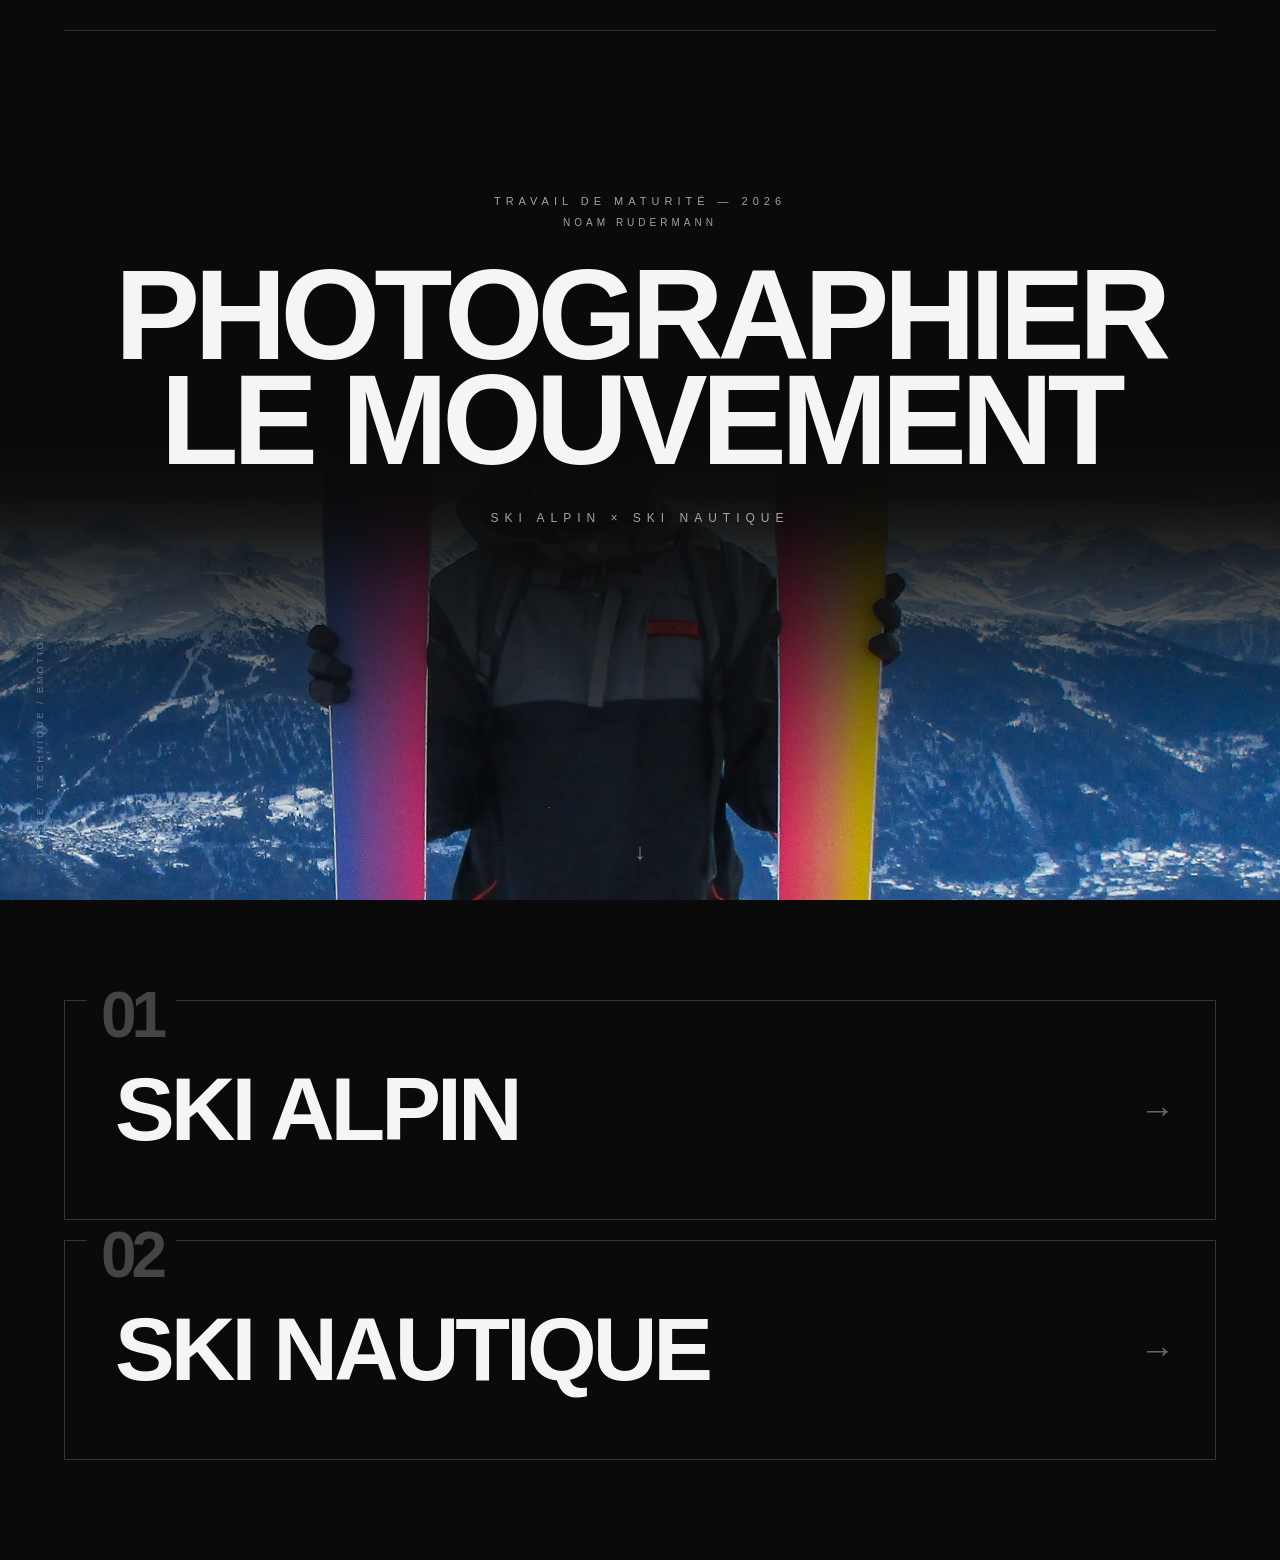
<file: index.html>
<!DOCTYPE html>
<html lang="fr">

<head>
  <meta charset="UTF-8">
  <meta name="viewport" content="width=device-width, initial-scale=1.0">

  <title>Photographier le mouvement</title>

  <link rel="stylesheet" href="style.css">
</head>

<body>

  <section class="hero">
    <div class="hero-content">
      <p class="subtitle">TRAVAIL DE MATURITÉ — 2026</p>
      <p class="name">NOAM RUDERMANN</p>

      <h1>
        PHOTOGRAPHIER<br>
        LE MOUVEMENT
      </h1>

      <p class="sports">SKI ALPIN × SKI NAUTIQUE</p>
    </div>

    <div class="hero-photo"></div>

    <div class="scroll">
      ↓
    </div>
  </section>

  <section class="sports-menu">

    <a href="ski-alpin.html" class="sport-box">
      <span class="sport-number">01</span>
      <h2>SKI ALPIN</h2>
      <span class="sport-arrow">→</span>
    </a>

    <a href="ski-nautique.html" class="sport-box">
      <span class="sport-number">02</span>
      <h2>SKI NAUTIQUE</h2>
      <span class="sport-arrow">→</span>
    </a>

  </section>

  <script src="script.js"></script>

</body>

</html>
</file>
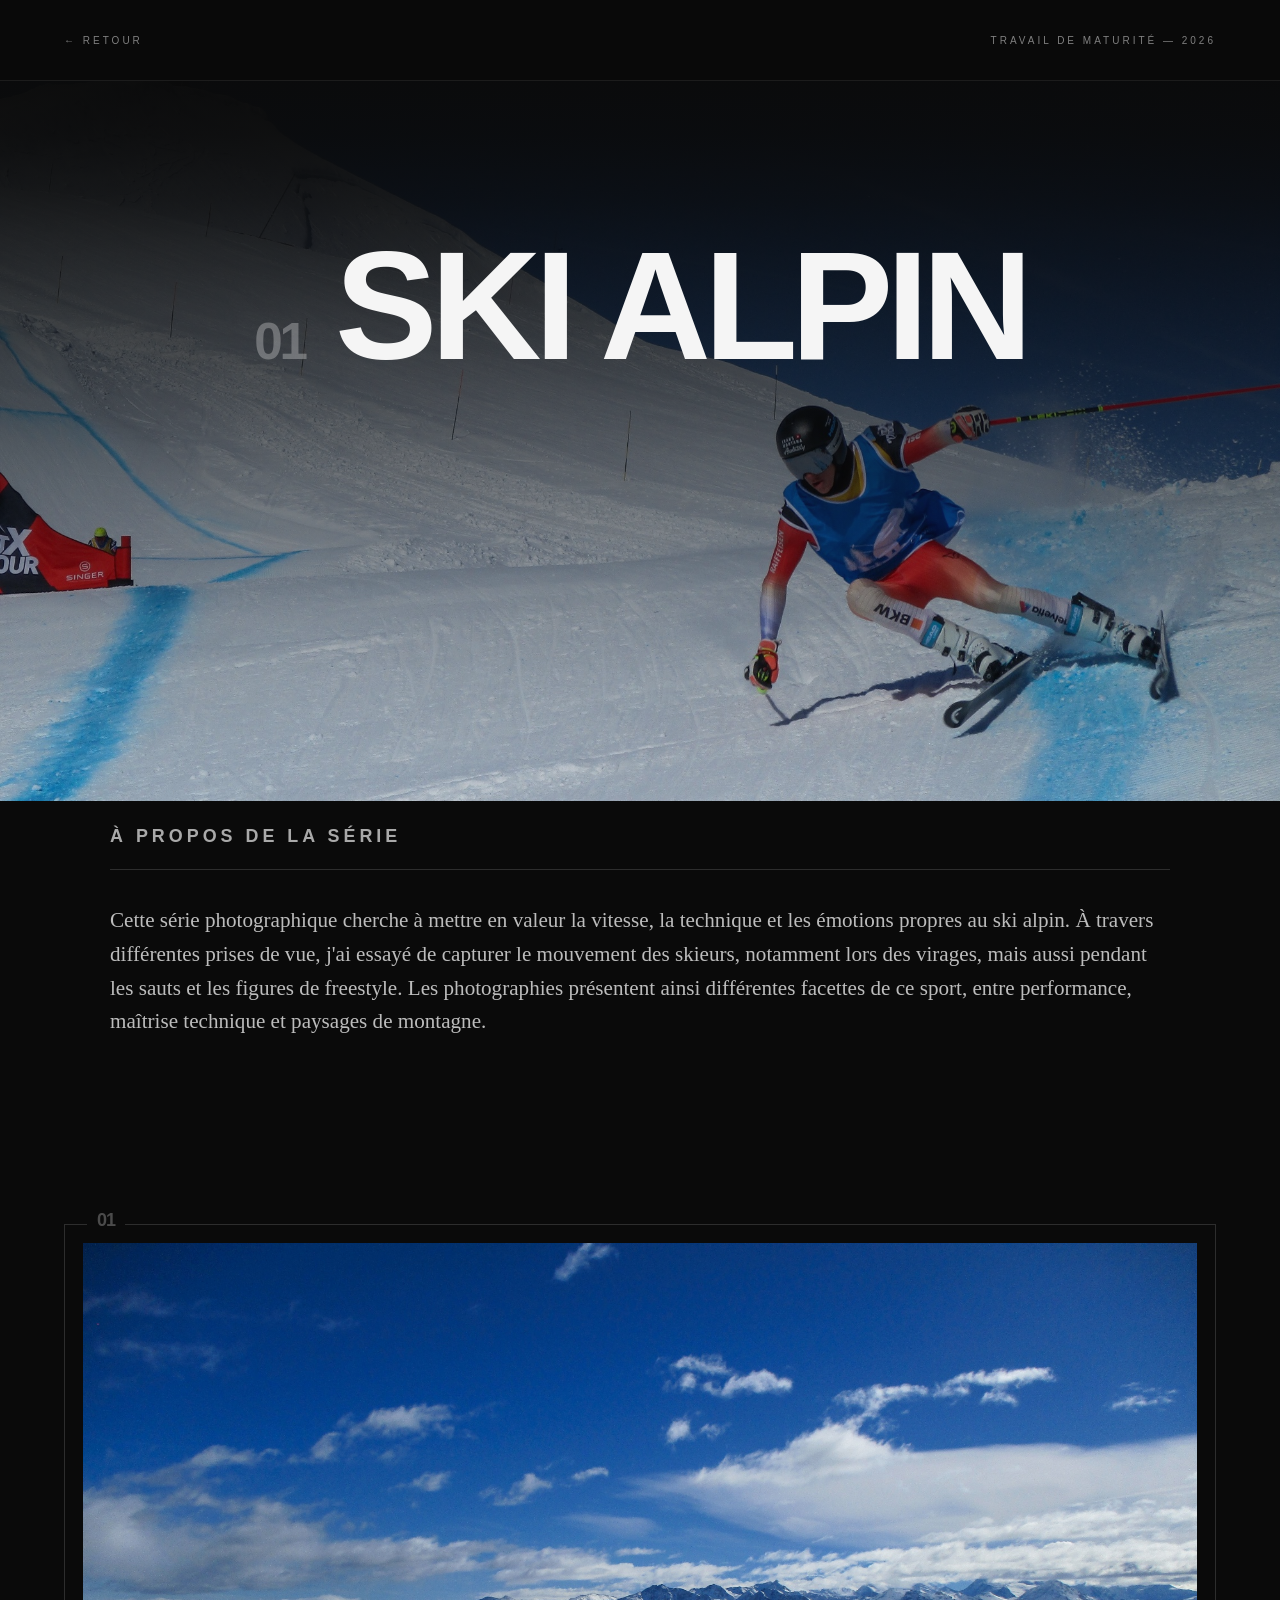
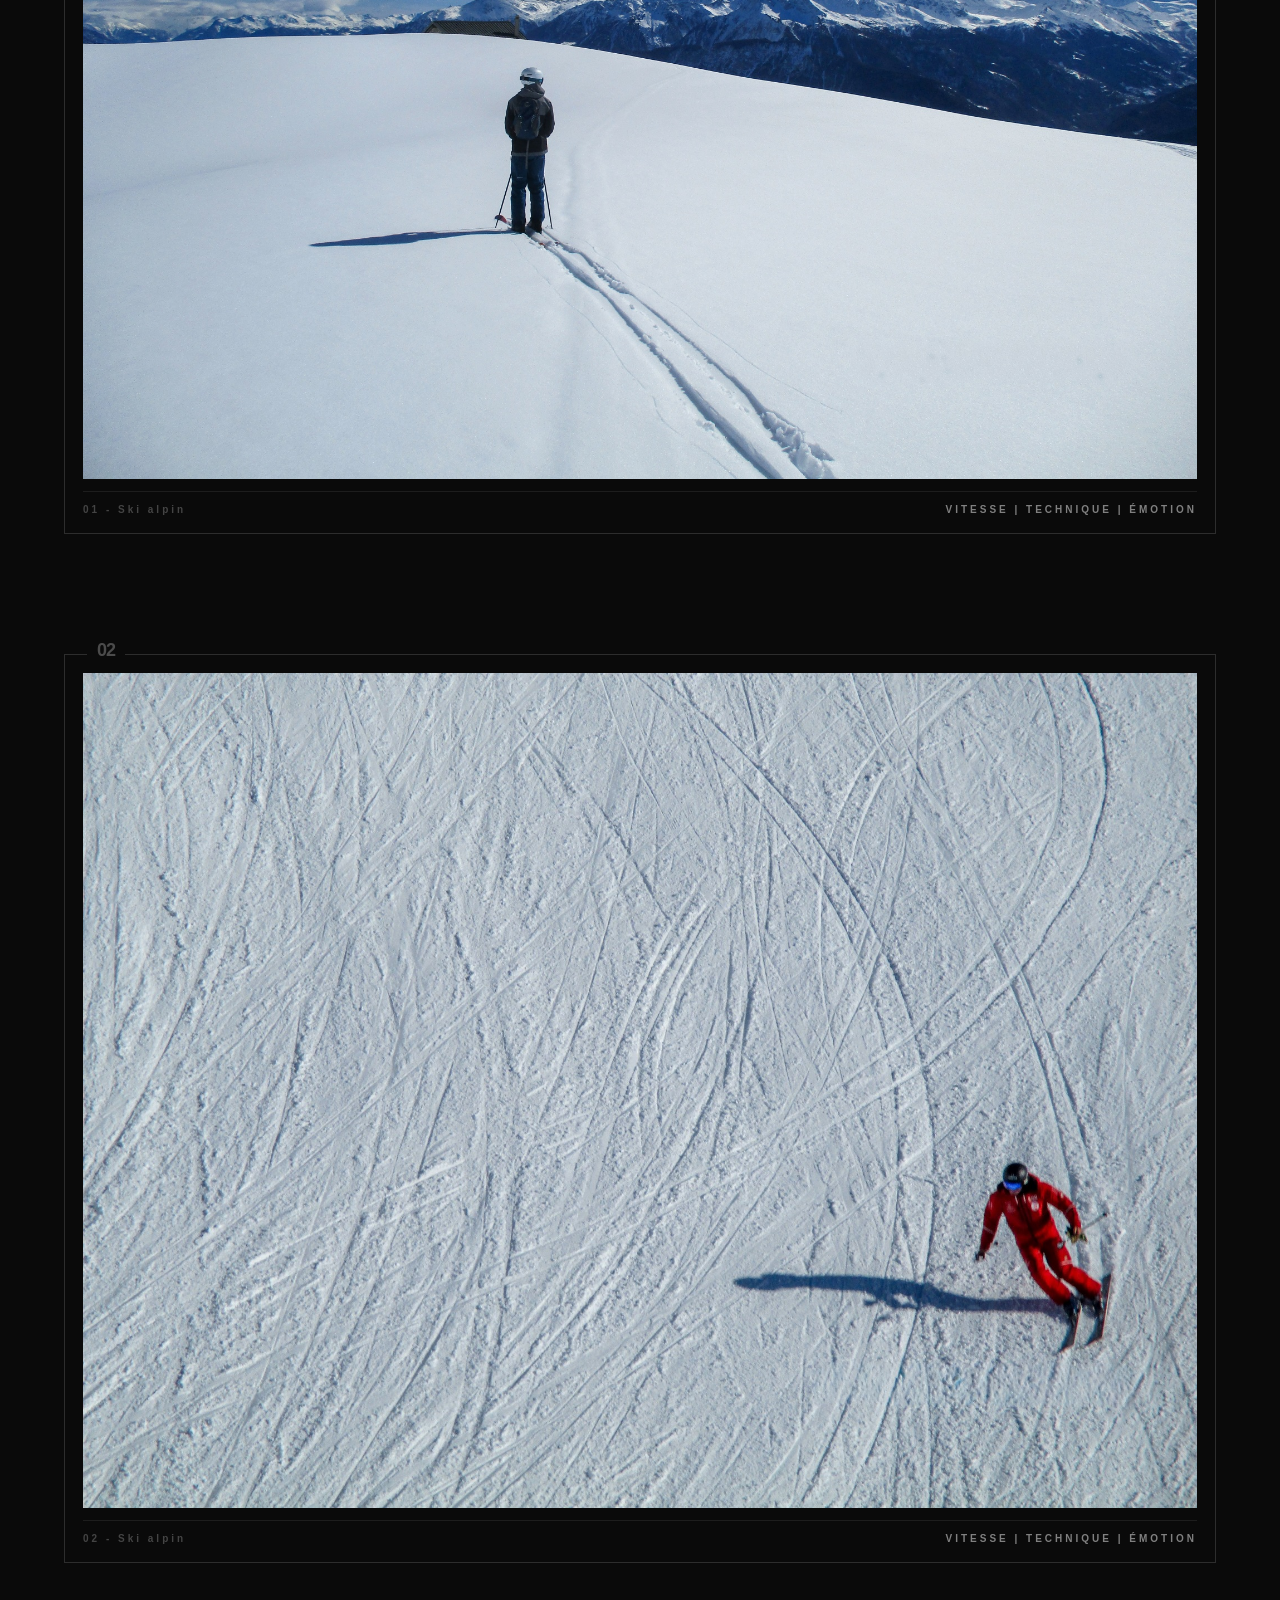
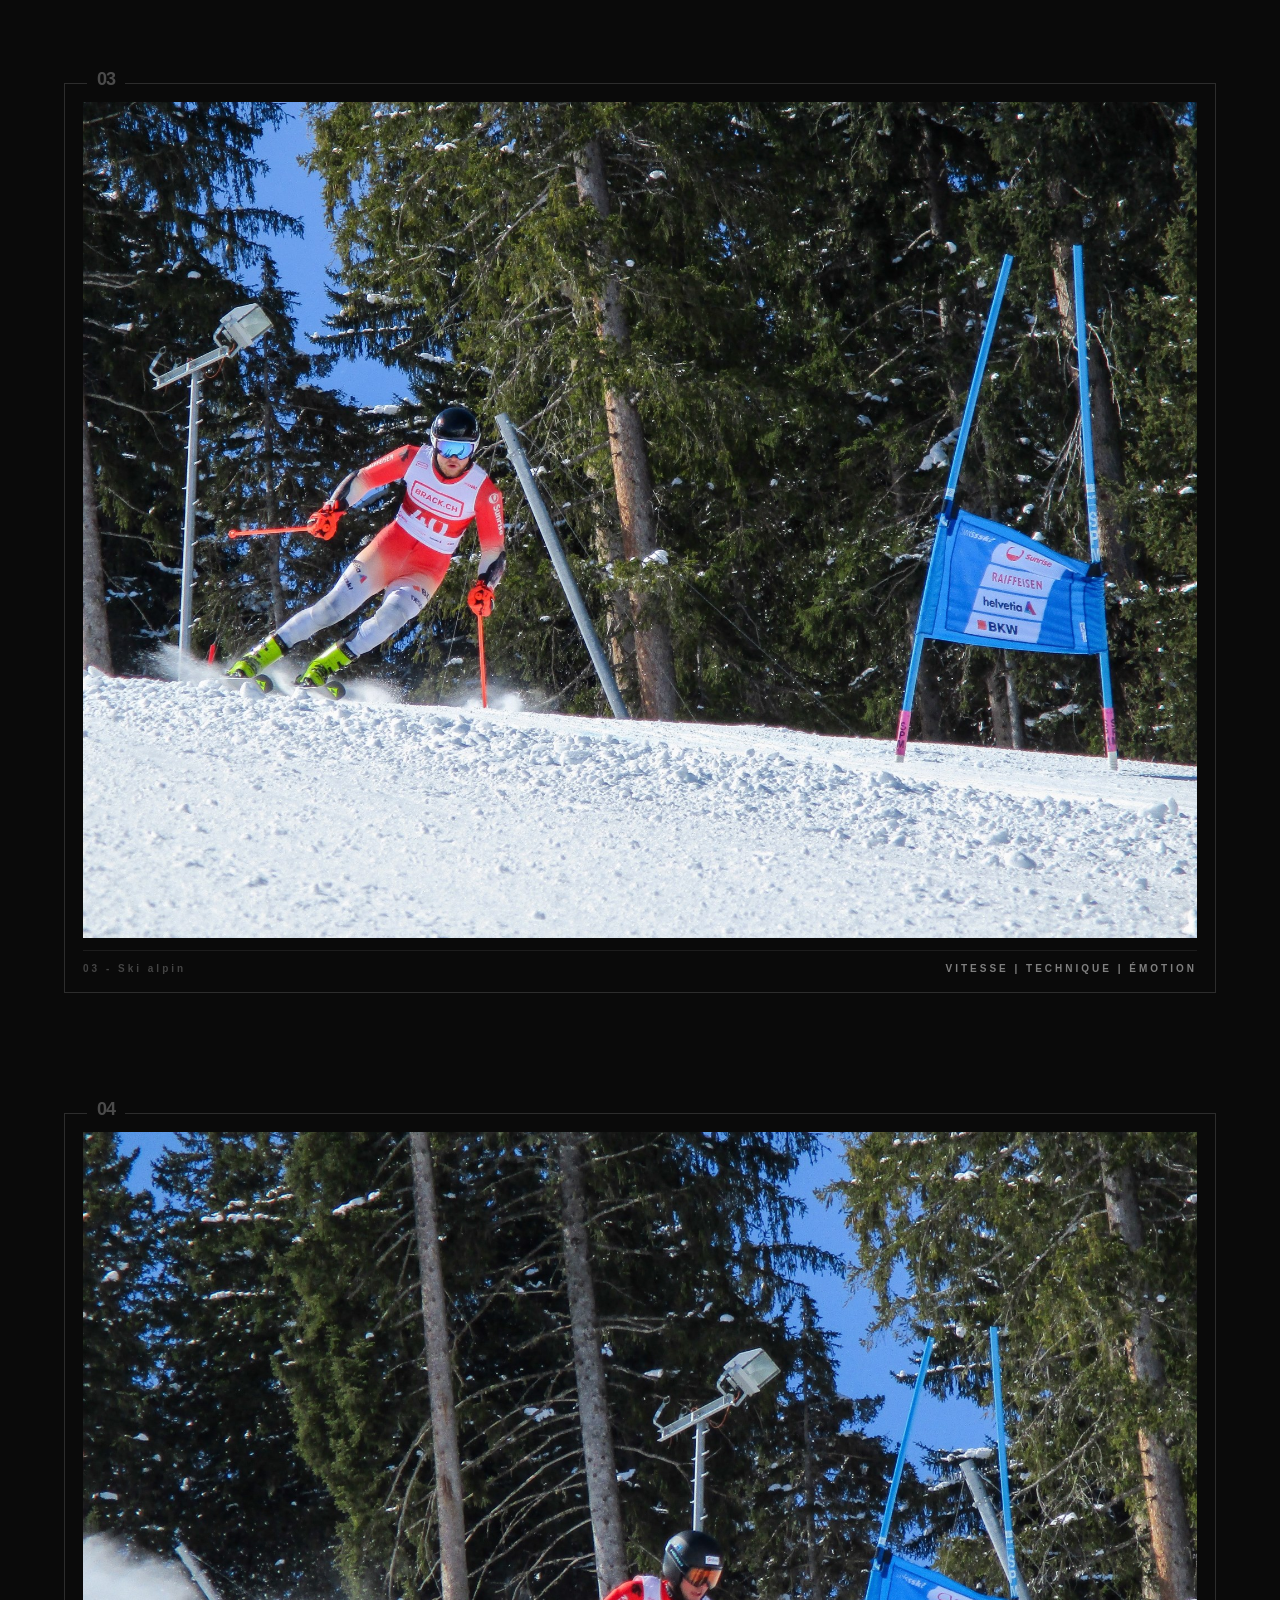
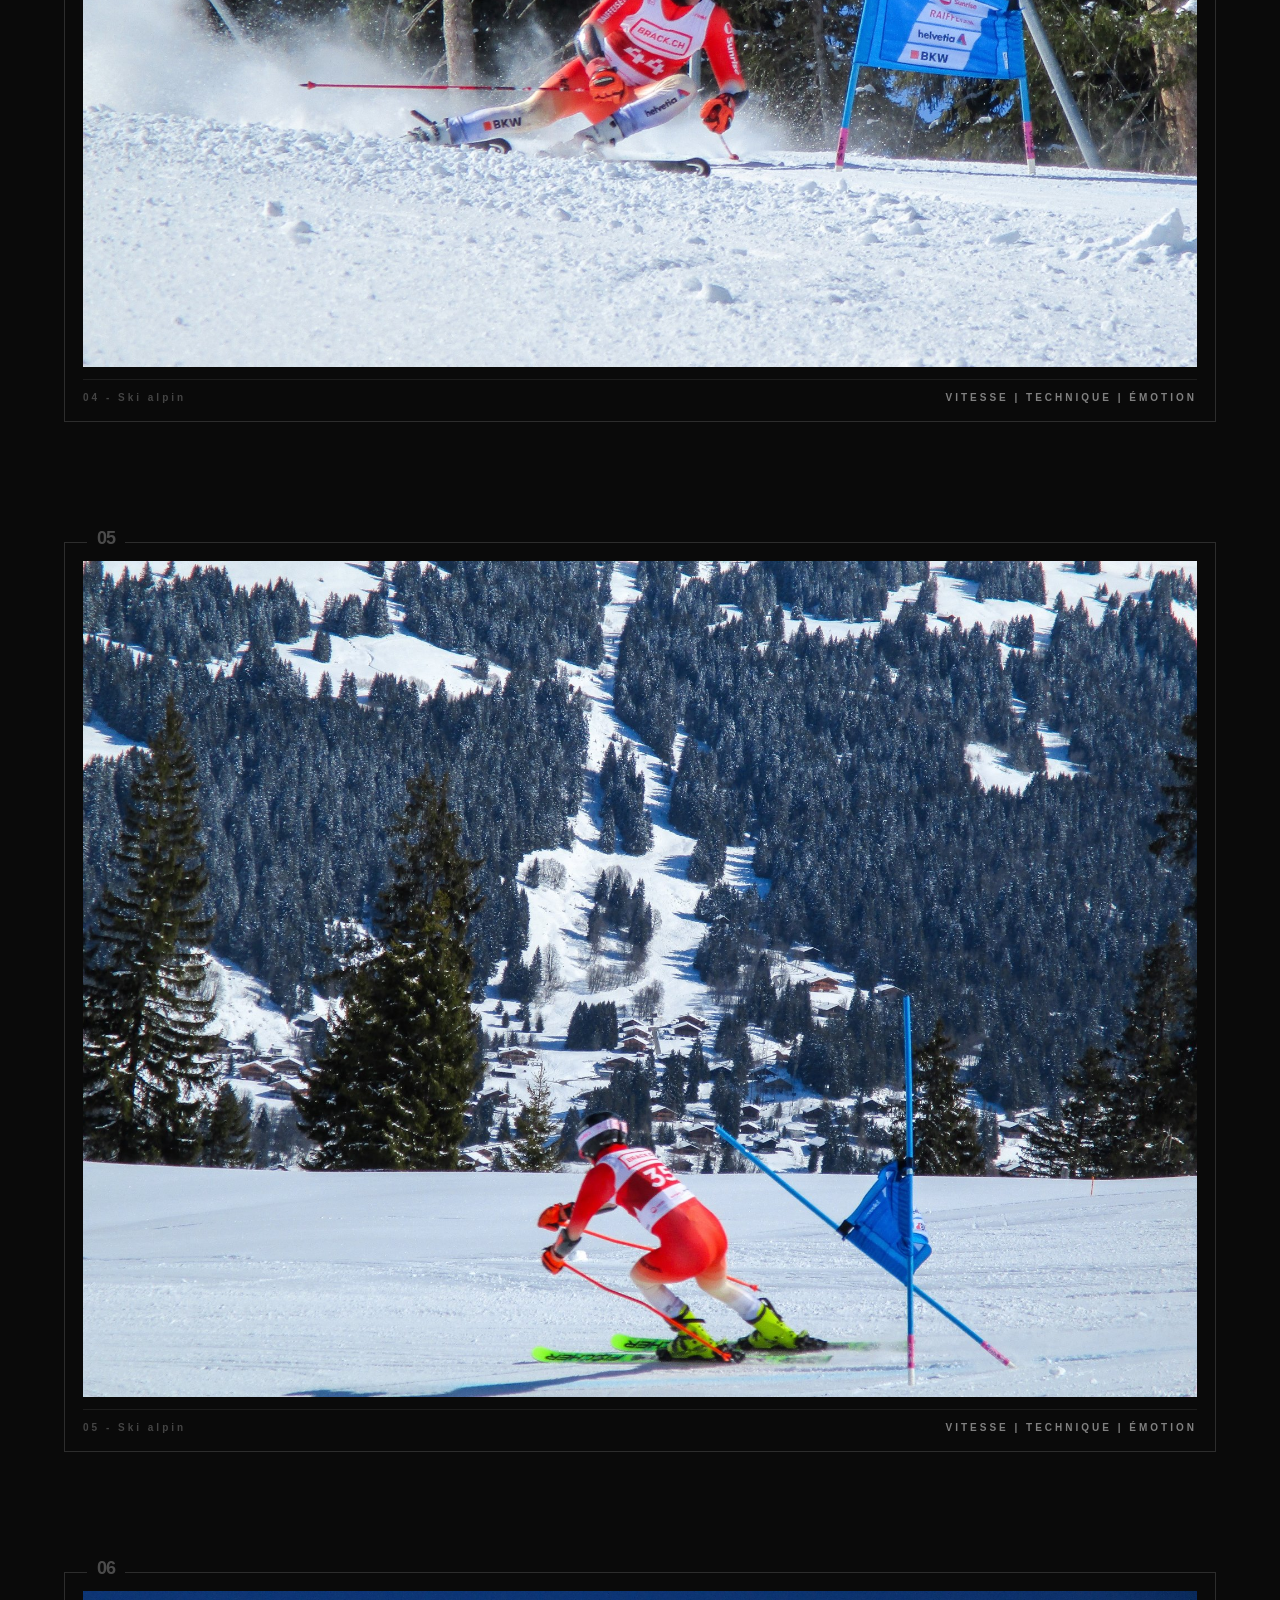
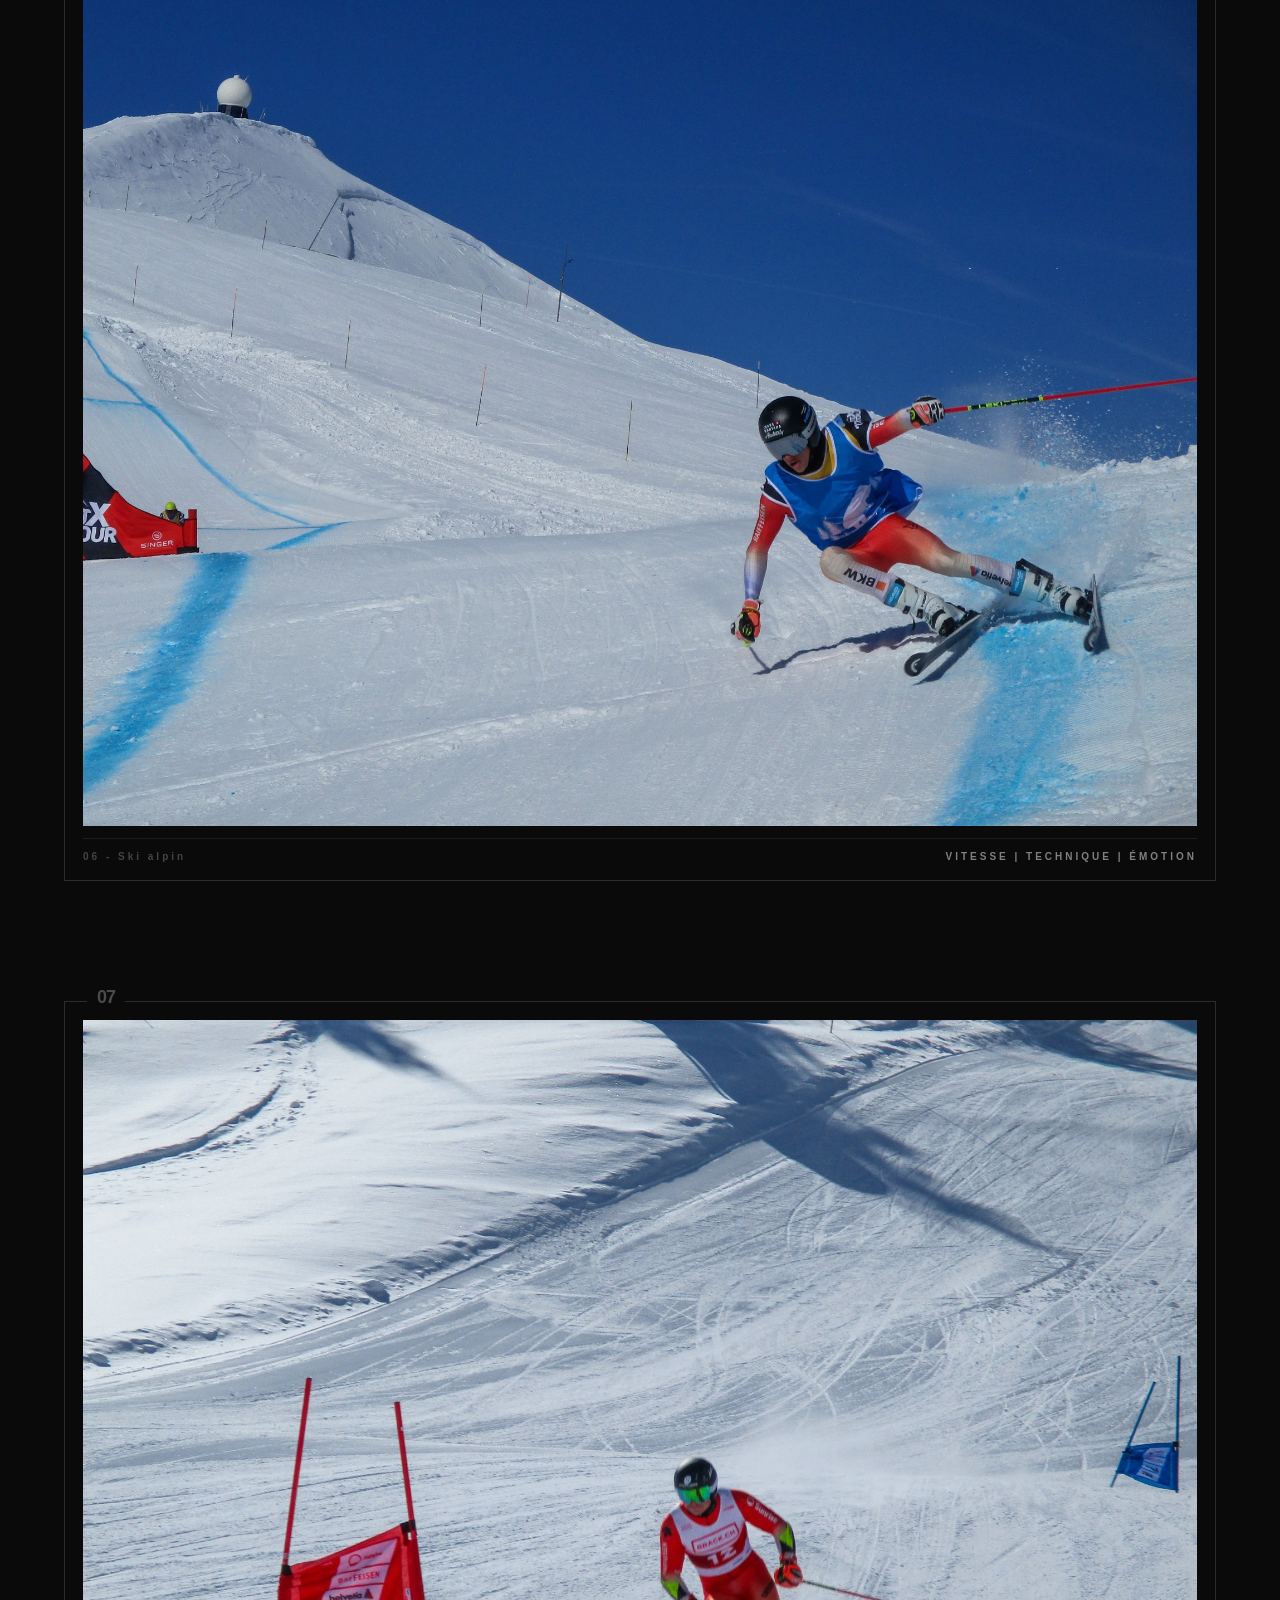
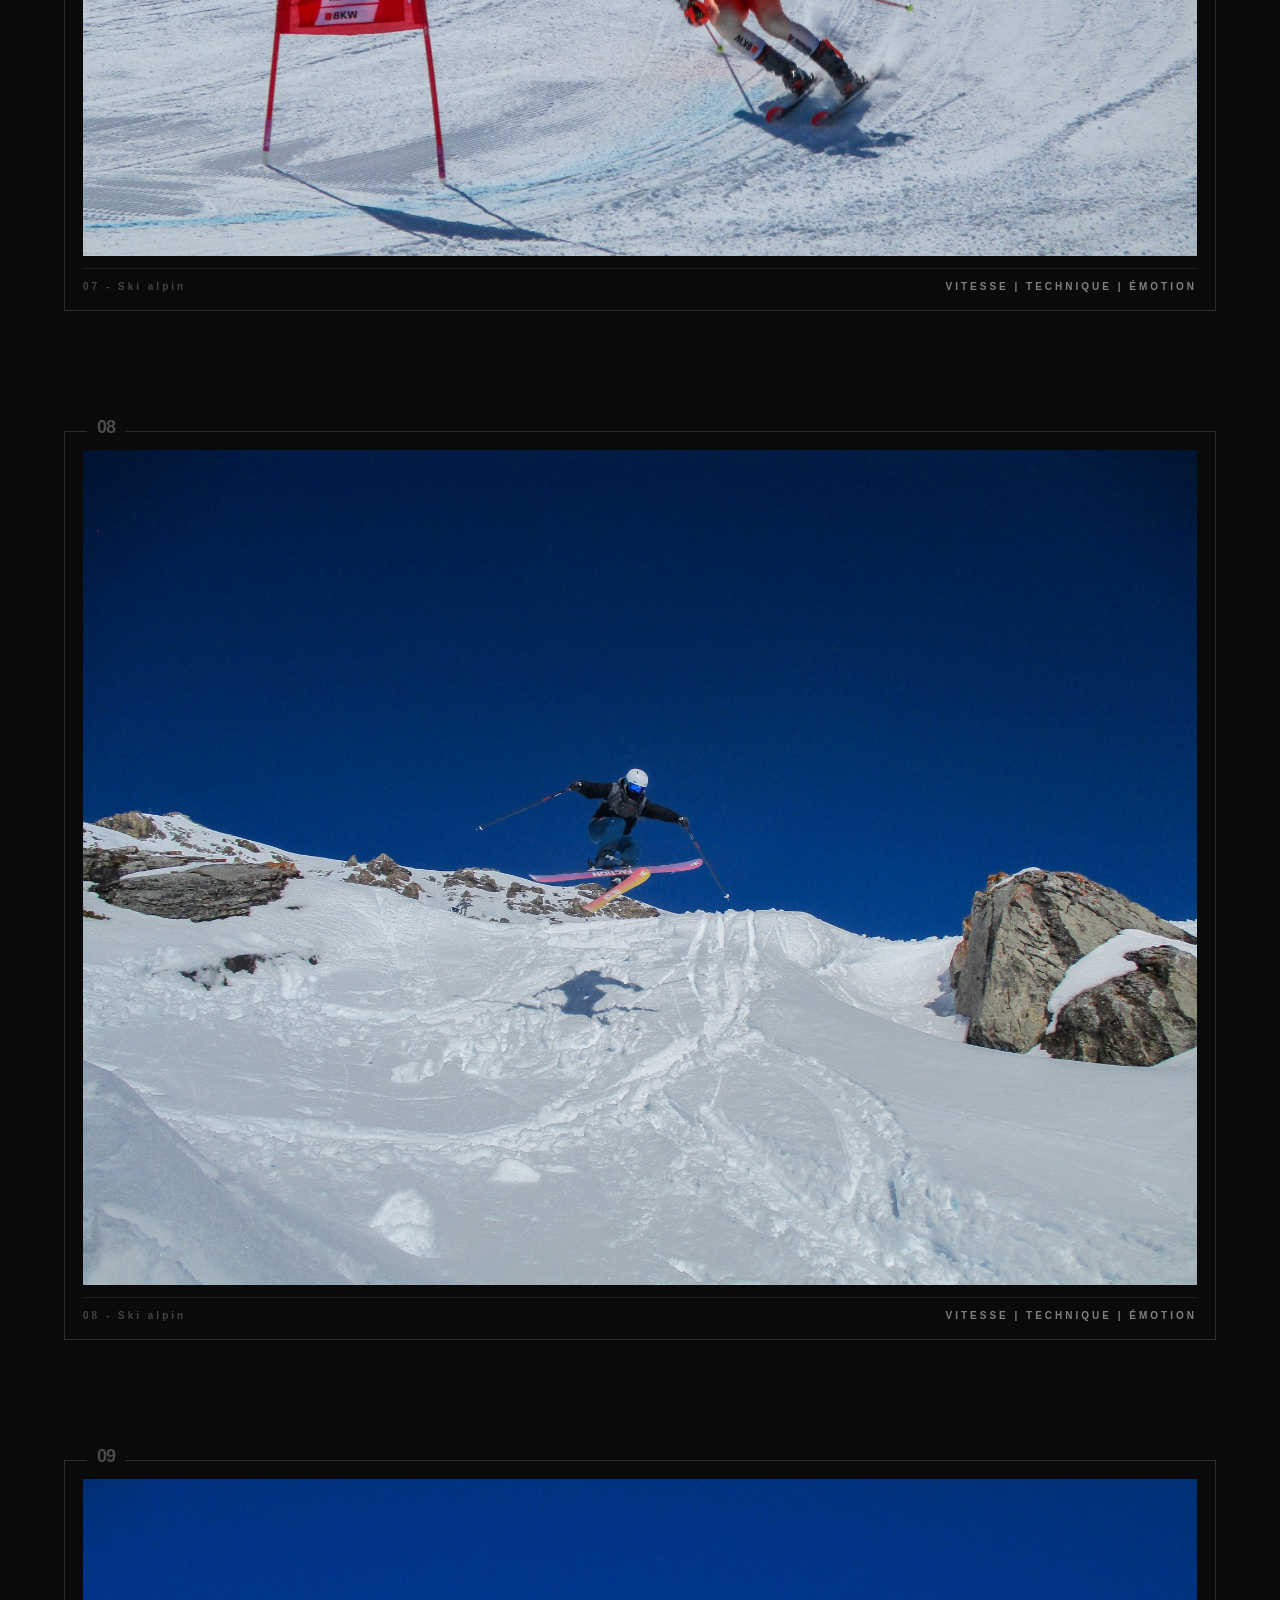
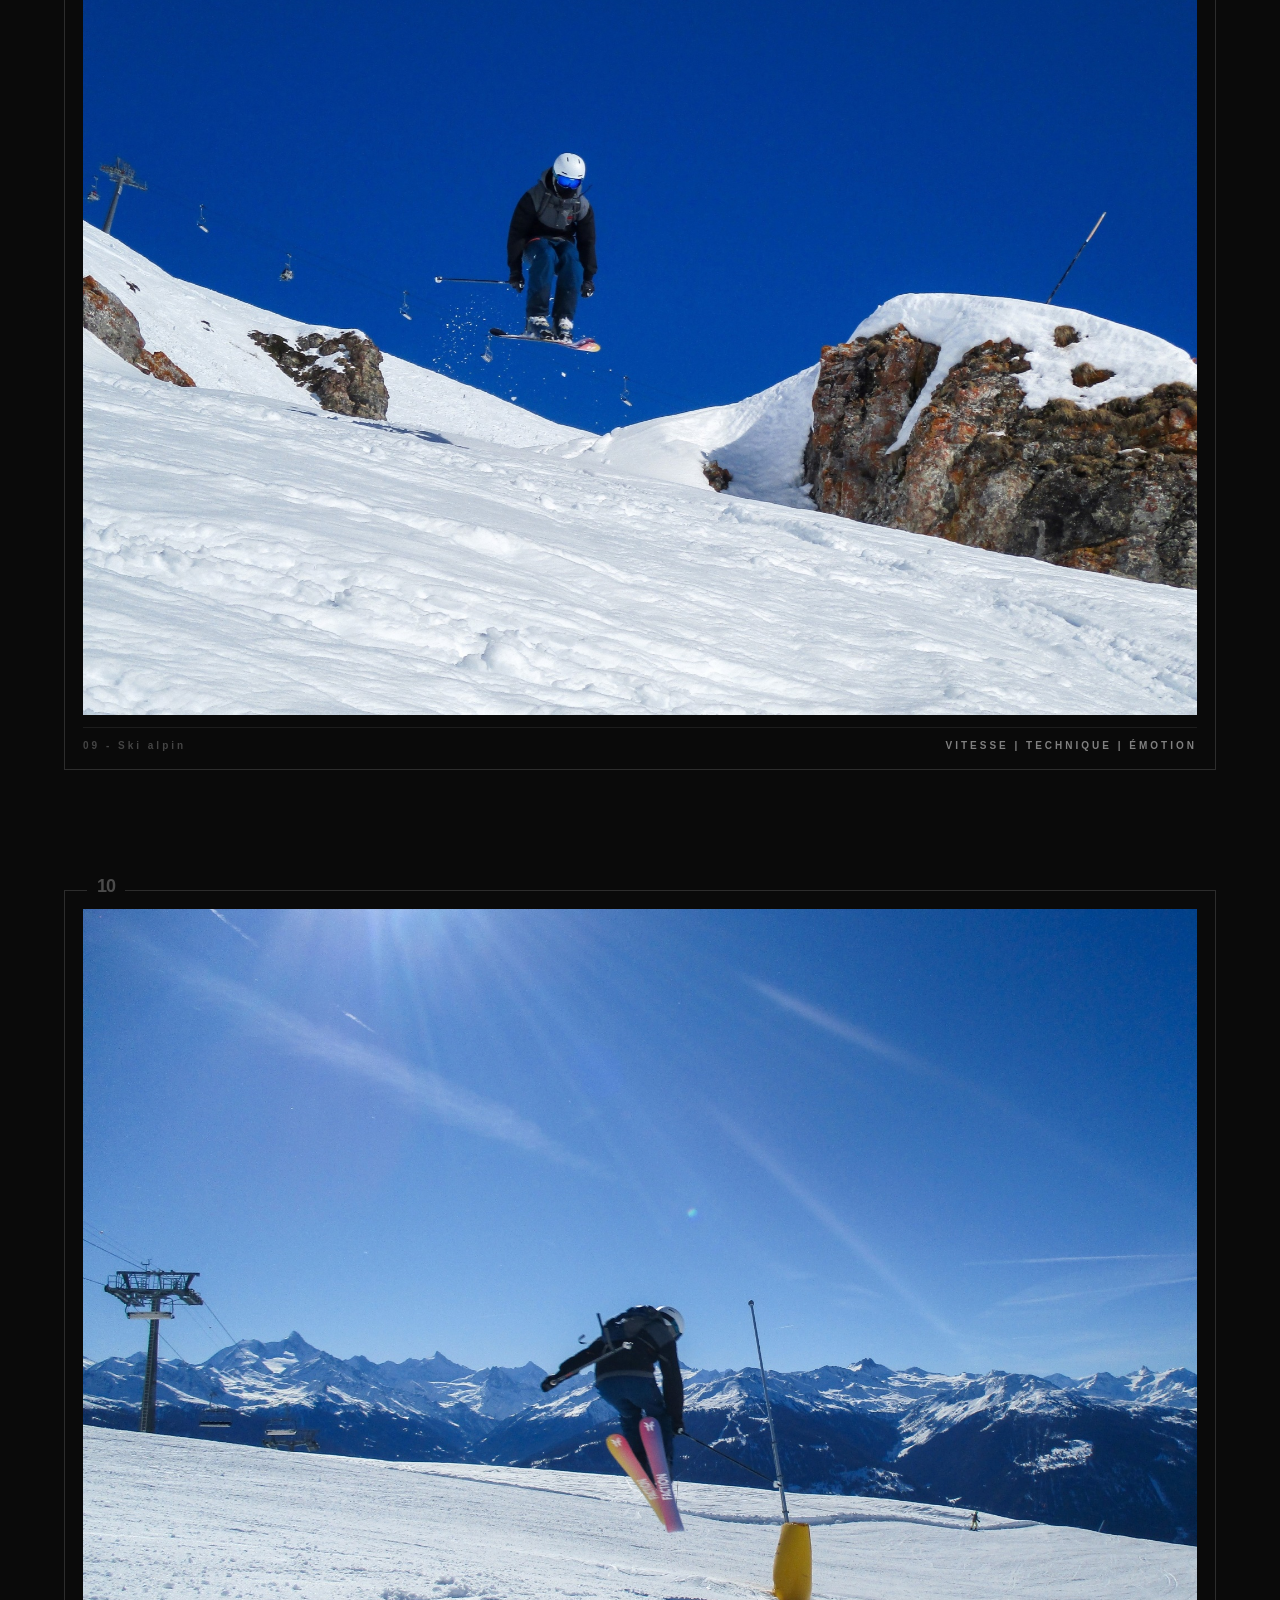
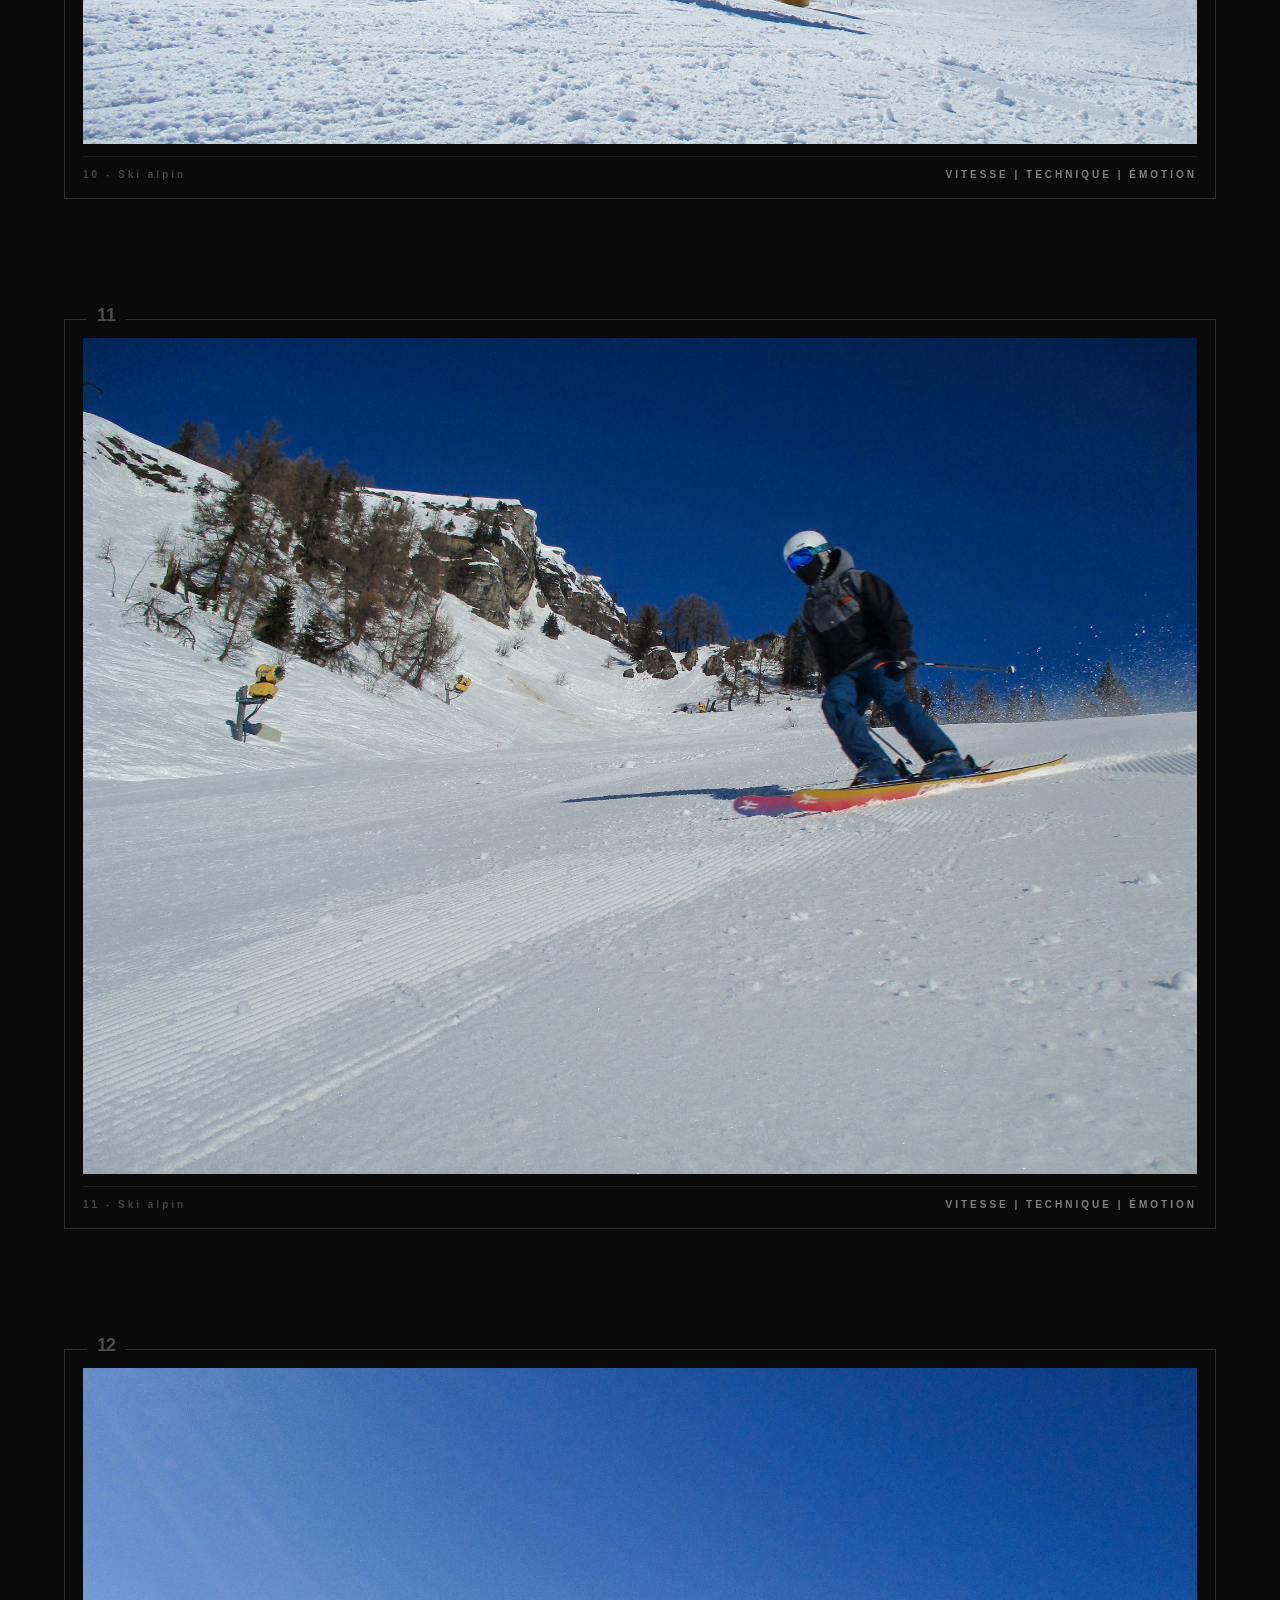
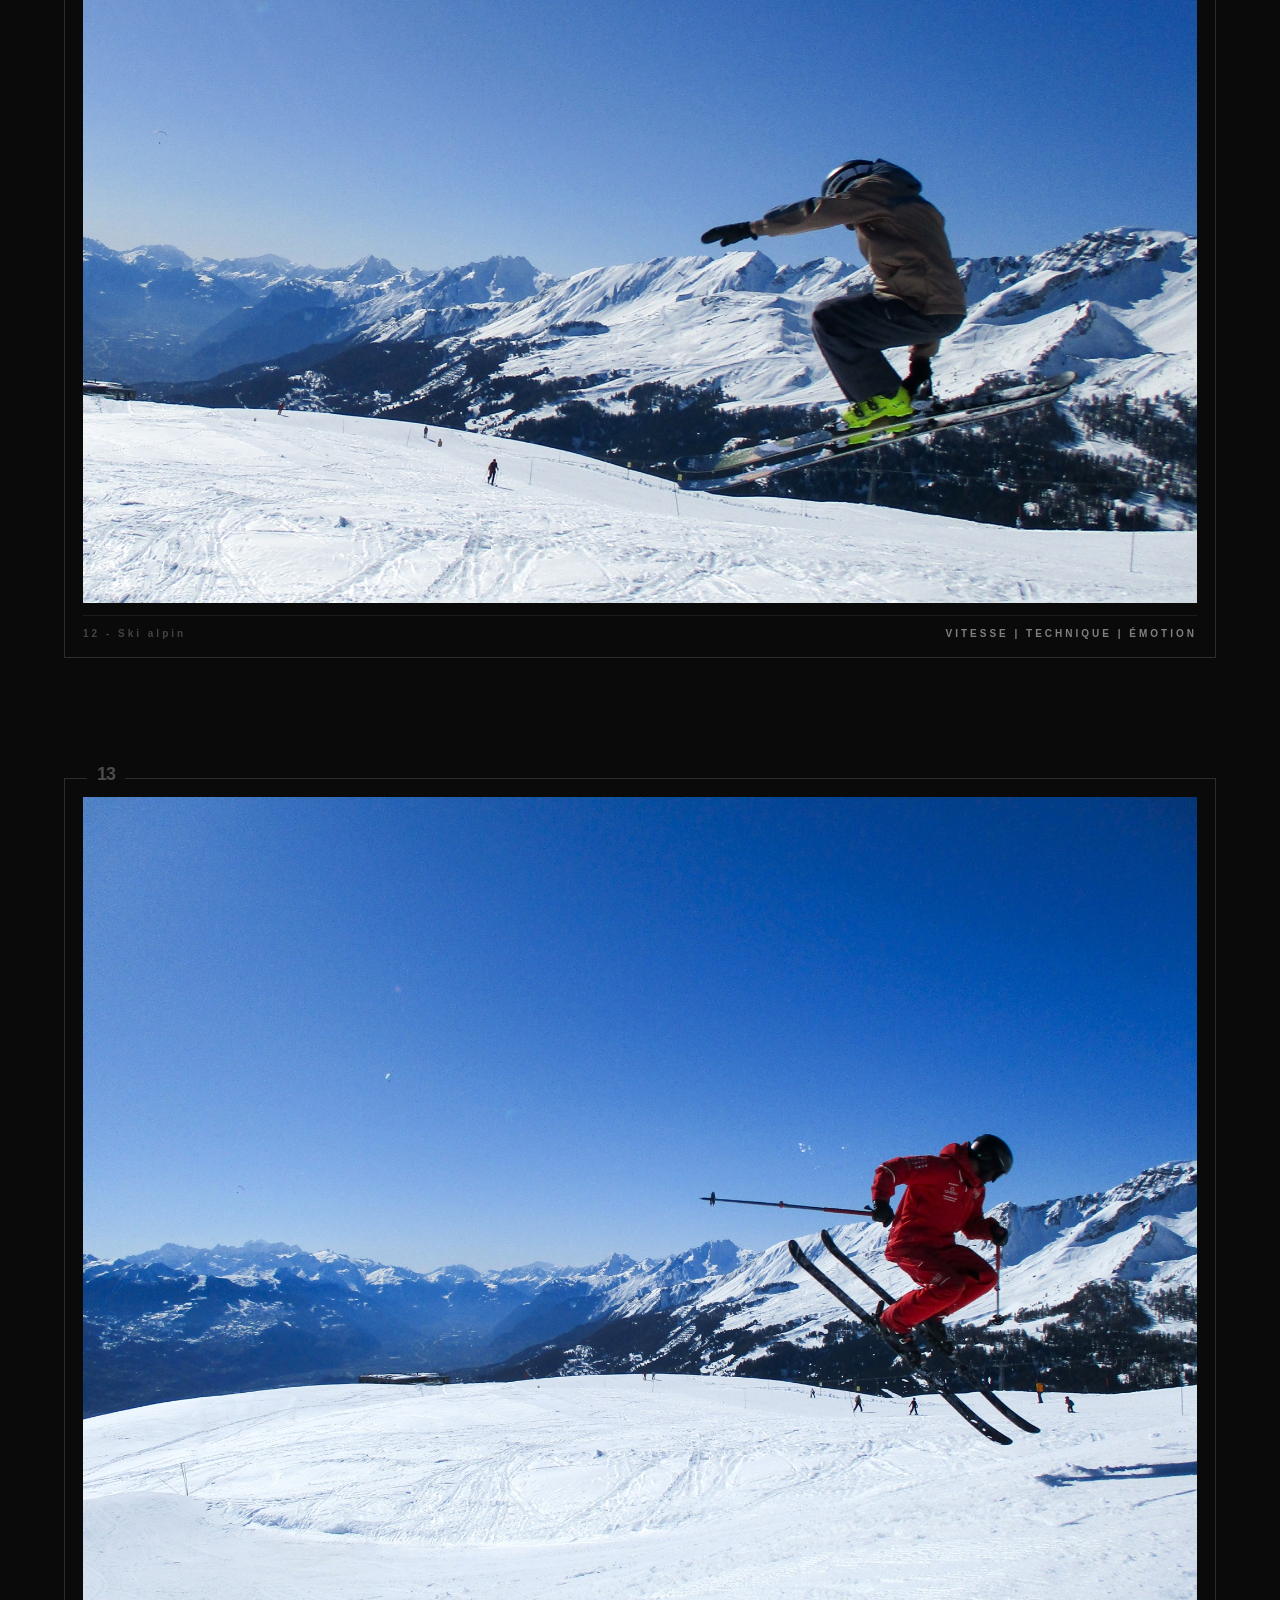
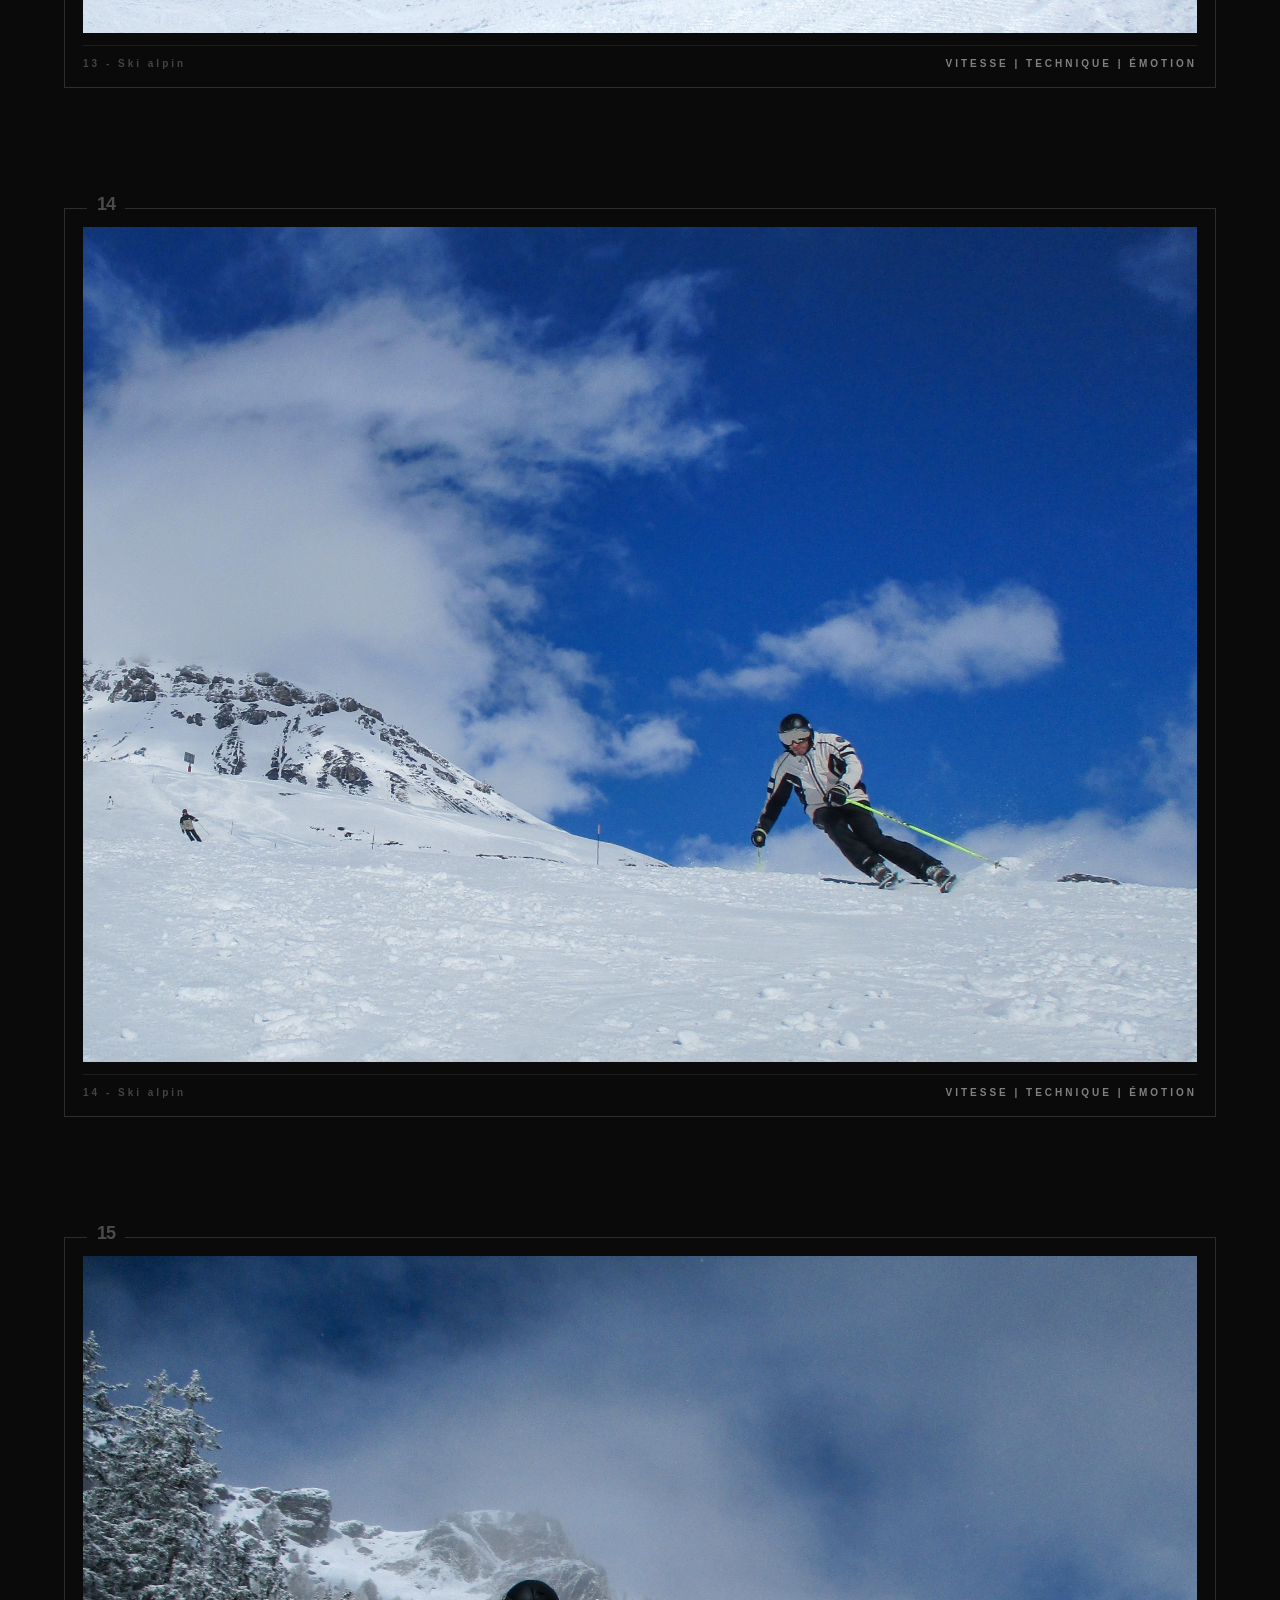
<file: ski-alpin.html>
<!DOCTYPE html>

<html lang="fr">

<head>

  <meta charset="UTF-8">

  <meta name="viewport" content="width=device-width, initial-scale=1.0">

  <title>Ski Alpin — Photographier le mouvement</title>

  <link rel="stylesheet" href="style.css">

  <style>
    /* SECTION FINALE — SKI ALPIN */
    .sport-end {
      position: relative;
      min-height: 100vh;
      display: flex;
      align-items: flex-end;
      justify-content: center;
      padding: 0 20px 12vh;
      background-image:
        linear-gradient(to bottom,
          #0a0a0a 0%,
          rgba(10, 10, 10, 0.98) 10%,
          rgba(10, 10, 10, 0.85) 25%,
          rgba(10, 10, 10, 0.55) 45%,
          rgba(10, 10, 10, 0.15) 70%,
          rgba(10, 10, 10, 0.20) 100%),
        url("PHOTO30.jpg");
      background-size: cover;
      background-position: center;
      background-repeat: no-repeat;
    }

    .sport-end-return {
      position: relative;
      z-index: 1;
      display: inline-block;
      padding: 30px 45px;
      border: 1px solid rgba(255, 255, 255, 0.6);
      color: #f5f5f5;
      background: rgba(10, 10, 10, 0.45);
      text-decoration: none;
      font-size: 21px;
      font-weight: 700;
      letter-spacing: 3px;
      transition: background 0.3s ease, border-color 0.3s ease;
    }

    .sport-end-return:hover {
      background: rgba(10, 10, 10, 0.85);
      border-color: #f5f5f5;
    }
  </style>

</head>

<body>

  <main class="sport-page">

    <header class="sport-page-header">

      <a href="index.html" class="back-button">

        ← RETOUR

      </a>

      <div class="topbar-project">

        TRAVAIL DE MATURITÉ — 2026

      </div>

      <div class="sport-page-title">

        <span class="page-number">01</span>

        <h1>SKI ALPIN</h1>

      </div>

      <div class="topbar-title">

        <span>01</span>

        <strong>SKI ALPIN</strong>

      </div>

    </header>

    <section class="sport-gallery">

      <!-- =========================

           INTRODUCTION

      \========================== -->

      <div class="sport-intro">

        <div class="sport-intro-label">

          À PROPOS DE LA SÉRIE

        </div>

        <div class="sport-intro-line"></div>

        <p class="sport-intro-text">
          Cette série photographique cherche à mettre en valeur la vitesse, la technique et les émotions propres au ski alpin. À travers différentes prises de vue, j'ai essayé de capturer le mouvement des skieurs, notamment lors des virages, mais aussi pendant les sauts et les figures de freestyle. Les photographies présentent ainsi différentes facettes de ce sport, entre performance, maîtrise technique et paysages de montagne.
        </p>

      </div>

      <!-- =========================================================

           GALERIE — 30 CADRES PLEINE LARGEUR

           Pour ajouter une photo, remplace la ligne commentée par :

           <img src="NOM-DE-LA-PHOTO.jpg" alt="Description de la photo">

      \========================================================== -->

      <div class="gallery-full-list">

        <!-- CADRE 01 -->

        <article class="gallery-single-frame">

          <span class="gallery-single-number">01</span>

          <div class="gallery-single-media">

            <img src="PHOTO1.jpg" alt="OK">

          </div>

          <div class="gallery-single-caption">

            <span>01 - Ski alpin</span>

            <span>VITESSE | TECHNIQUE | ÉMOTION</span>

          </div>

        </article>

        <!-- CADRE 02 -->

        <article class="gallery-single-frame">

          <span class="gallery-single-number">02</span>

          <div class="gallery-single-media">

            <img src="PHOTO2.jpg" alt="OK">

          </div>

          <div class="gallery-single-caption">

            <span>02 - Ski alpin</span>

            <span>VITESSE | TECHNIQUE | ÉMOTION</span>

          </div>

        </article>

        <!-- CADRE 03 -->

        <article class="gallery-single-frame">

          <span class="gallery-single-number">03</span>

          <div class="gallery-single-media">

            <img src="PHOTO3.jpg" alt="OK">

          </div>

          <div class="gallery-single-caption">

            <span>03 - Ski alpin</span>

            <span>VITESSE | TECHNIQUE | ÉMOTION</span>

          </div>

        </article>

        <!-- CADRE 04 -->

        <article class="gallery-single-frame">

          <span class="gallery-single-number">04</span>

          <div class="gallery-single-media">

            <img src="PHOTO4.jpg" alt="OK">

          </div>

          <div class="gallery-single-caption">

            <span>04 - Ski alpin</span>

            <span>VITESSE | TECHNIQUE | ÉMOTION</span>

          </div>

        </article>

        <!-- CADRE 05 -->

        <article class="gallery-single-frame">

          <span class="gallery-single-number">05</span>

          <div class="gallery-single-media">

            <img src="PHOTO5.jpg" alt="Photographie de ski alpin 05">

          </div>

          <div class="gallery-single-caption">

            <span>05 - Ski alpin</span>

            <span>VITESSE | TECHNIQUE | ÉMOTION</span>

          </div>

        </article>

        <!-- CADRE 06 -->

        <article class="gallery-single-frame">

          <span class="gallery-single-number">06</span>

          <div class="gallery-single-media">

            <img src="PHOTO6.jpg" alt="Photographie de ski alpin 06">

          </div>

          <div class="gallery-single-caption">

            <span>06 - Ski alpin</span>

            <span>VITESSE | TECHNIQUE | ÉMOTION</span>

          </div>

        </article>

        <!-- CADRE 07 -->

        <article class="gallery-single-frame">

          <span class="gallery-single-number">07</span>

          <div class="gallery-single-media">

            <img src="PHOTO7.jpg" alt="Photographie de ski alpin 07">

          </div>

          <div class="gallery-single-caption">

            <span>07 - Ski alpin</span>

            <span>VITESSE | TECHNIQUE | ÉMOTION</span>

          </div>

        </article>

        <!-- CADRE 08 -->

        <article class="gallery-single-frame">

          <span class="gallery-single-number">08</span>

          <div class="gallery-single-media">

            <img src="PHOTO8.jpg" alt="OK">

          </div>

          <div class="gallery-single-caption">

            <span>08 - Ski alpin</span>

            <span>VITESSE | TECHNIQUE | ÉMOTION</span>

          </div>

        </article>

        <!-- CADRE 09 -->

        <article class="gallery-single-frame">

          <span class="gallery-single-number">09</span>

          <div class="gallery-single-media">

            <img src="PHOTO9.jpg" alt="Photographie de ski alpin 09">

          </div>

          <div class="gallery-single-caption">

            <span>09 - Ski alpin</span>

            <span>VITESSE | TECHNIQUE | ÉMOTION</span>

          </div>

        </article>

        <!-- CADRE 10 -->

        <article class="gallery-single-frame">

          <span class="gallery-single-number">10</span>

          <div class="gallery-single-media">

            <img src="PHOTO10.jpg" alt="OK">

          </div>

          <div class="gallery-single-caption">

            <span>10 - Ski alpin</span>

            <span>VITESSE | TECHNIQUE | ÉMOTION</span>

          </div>

        </article>

        <!-- CADRE 11 -->

        <article class="gallery-single-frame">

          <span class="gallery-single-number">11</span>

          <div class="gallery-single-media">

            <img src="PHOTO11.jpg" alt="OK">

          </div>

          <div class="gallery-single-caption">

            <span>11 - Ski alpin</span>

            <span>VITESSE | TECHNIQUE | ÉMOTION</span>

          </div>

        </article>

        <!-- CADRE 12 -->

        <article class="gallery-single-frame">

          <span class="gallery-single-number">12</span>

          <div class="gallery-single-media">

            <img src="PHOTO12.jpg" alt="OK">

          </div>

          <div class="gallery-single-caption">

            <span>12 - Ski alpin</span>

            <span>VITESSE | TECHNIQUE | ÉMOTION</span>

          </div>

        </article>

        <!-- CADRE 13 -->

        <article class="gallery-single-frame">

          <span class="gallery-single-number">13</span>

          <div class="gallery-single-media">

            <img src="PHOTO13.jpg" alt="OK">

          </div>

          <div class="gallery-single-caption">

            <span>13 - Ski alpin</span>

            <span>VITESSE | TECHNIQUE | ÉMOTION</span>

          </div>

        </article>

        <!-- CADRE 14 -->

        <article class="gallery-single-frame">

          <span class="gallery-single-number">14</span>

          <div class="gallery-single-media">

            <img src="PHOTO14.jpg" alt="OK">

          </div>

          <div class="gallery-single-caption">

            <span>14 - Ski alpin</span>

            <span>VITESSE | TECHNIQUE | ÉMOTION</span>

          </div>

        </article>

        <!-- CADRE 15 -->

        <article class="gallery-single-frame">

          <span class="gallery-single-number">15</span>

          <div class="gallery-single-media">

            <img src="PHOTO15.jpg" alt="OK">

          </div>

          <div class="gallery-single-caption">

            <span>15 - Ski alpin</span>

            <span>VITESSE | TECHNIQUE | ÉMOTION</span>

          </div>

        </article>

        <!-- CADRE 16 -->

        <article class="gallery-single-frame">

          <span class="gallery-single-number">16</span>

          <div class="gallery-single-media">

            <img src="PHOTO16.jpg" alt="Photographie de ski alpin 16">

          </div>

          <div class="gallery-single-caption">

            <span>16 - Ski alpin</span>

            <span>VITESSE | TECHNIQUE | ÉMOTION</span>

          </div>

        </article>

      </div>

    </section>

    <!-- SECTION FINALE — PHOTO 30 HORS GALERIE -->
    <section class="sport-end">
      <a href="index.html" class="sport-end-return">← RETOUR À L’ACCUEIL</a>
    </section>

  </main>

  <script src="script.js"></script>

</body>

</html>
</file>
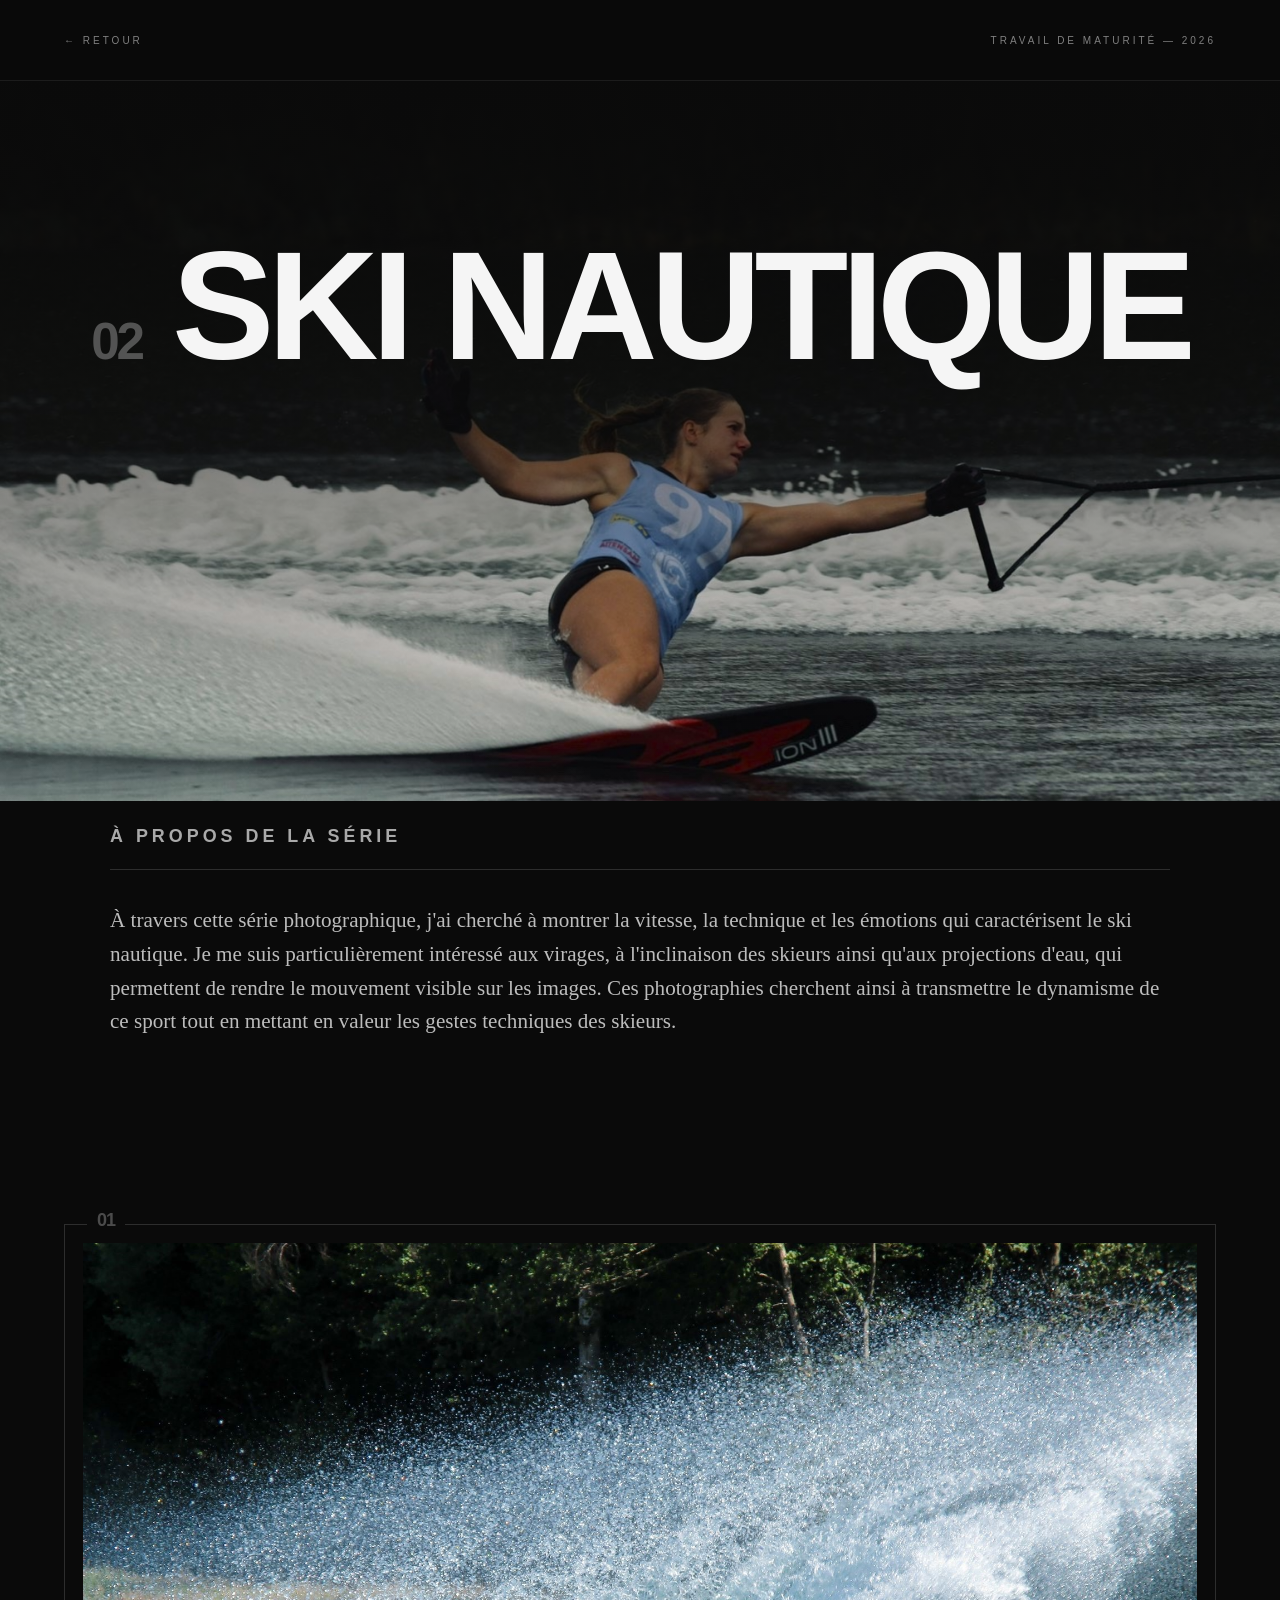
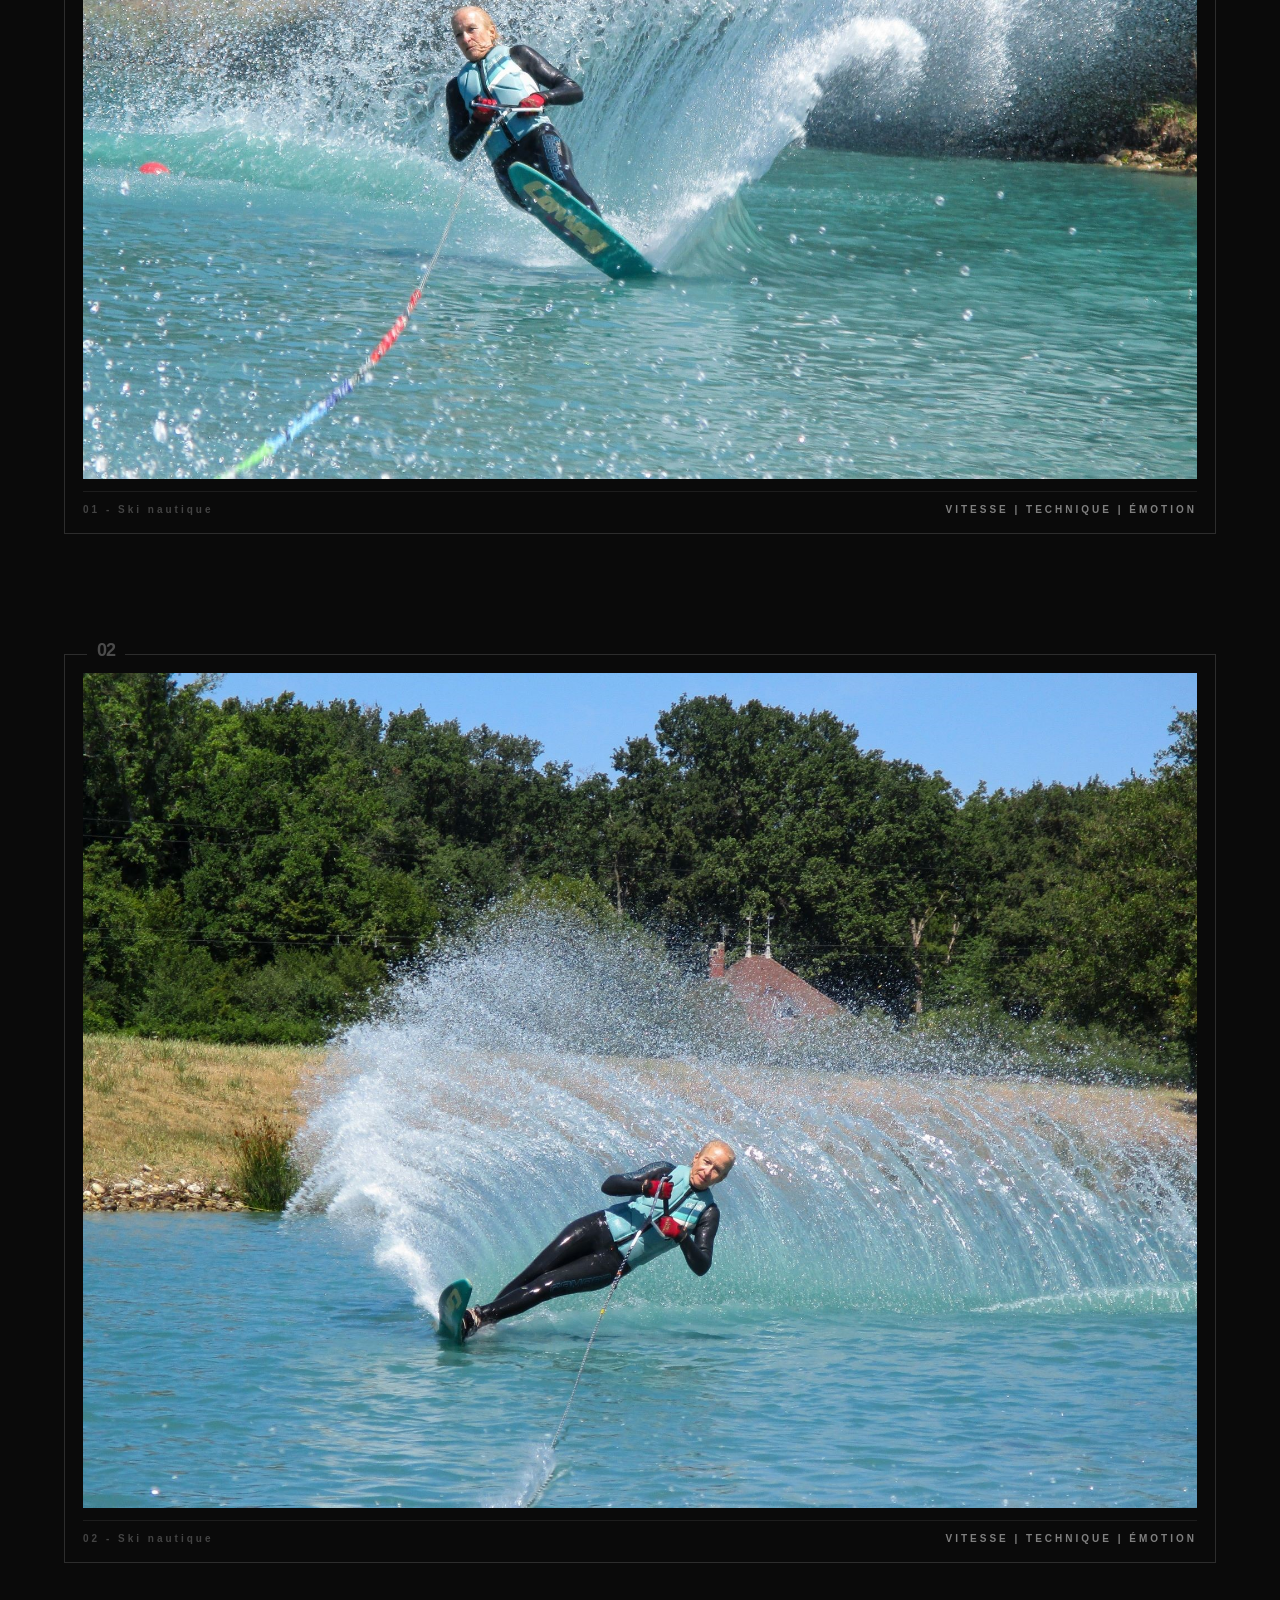
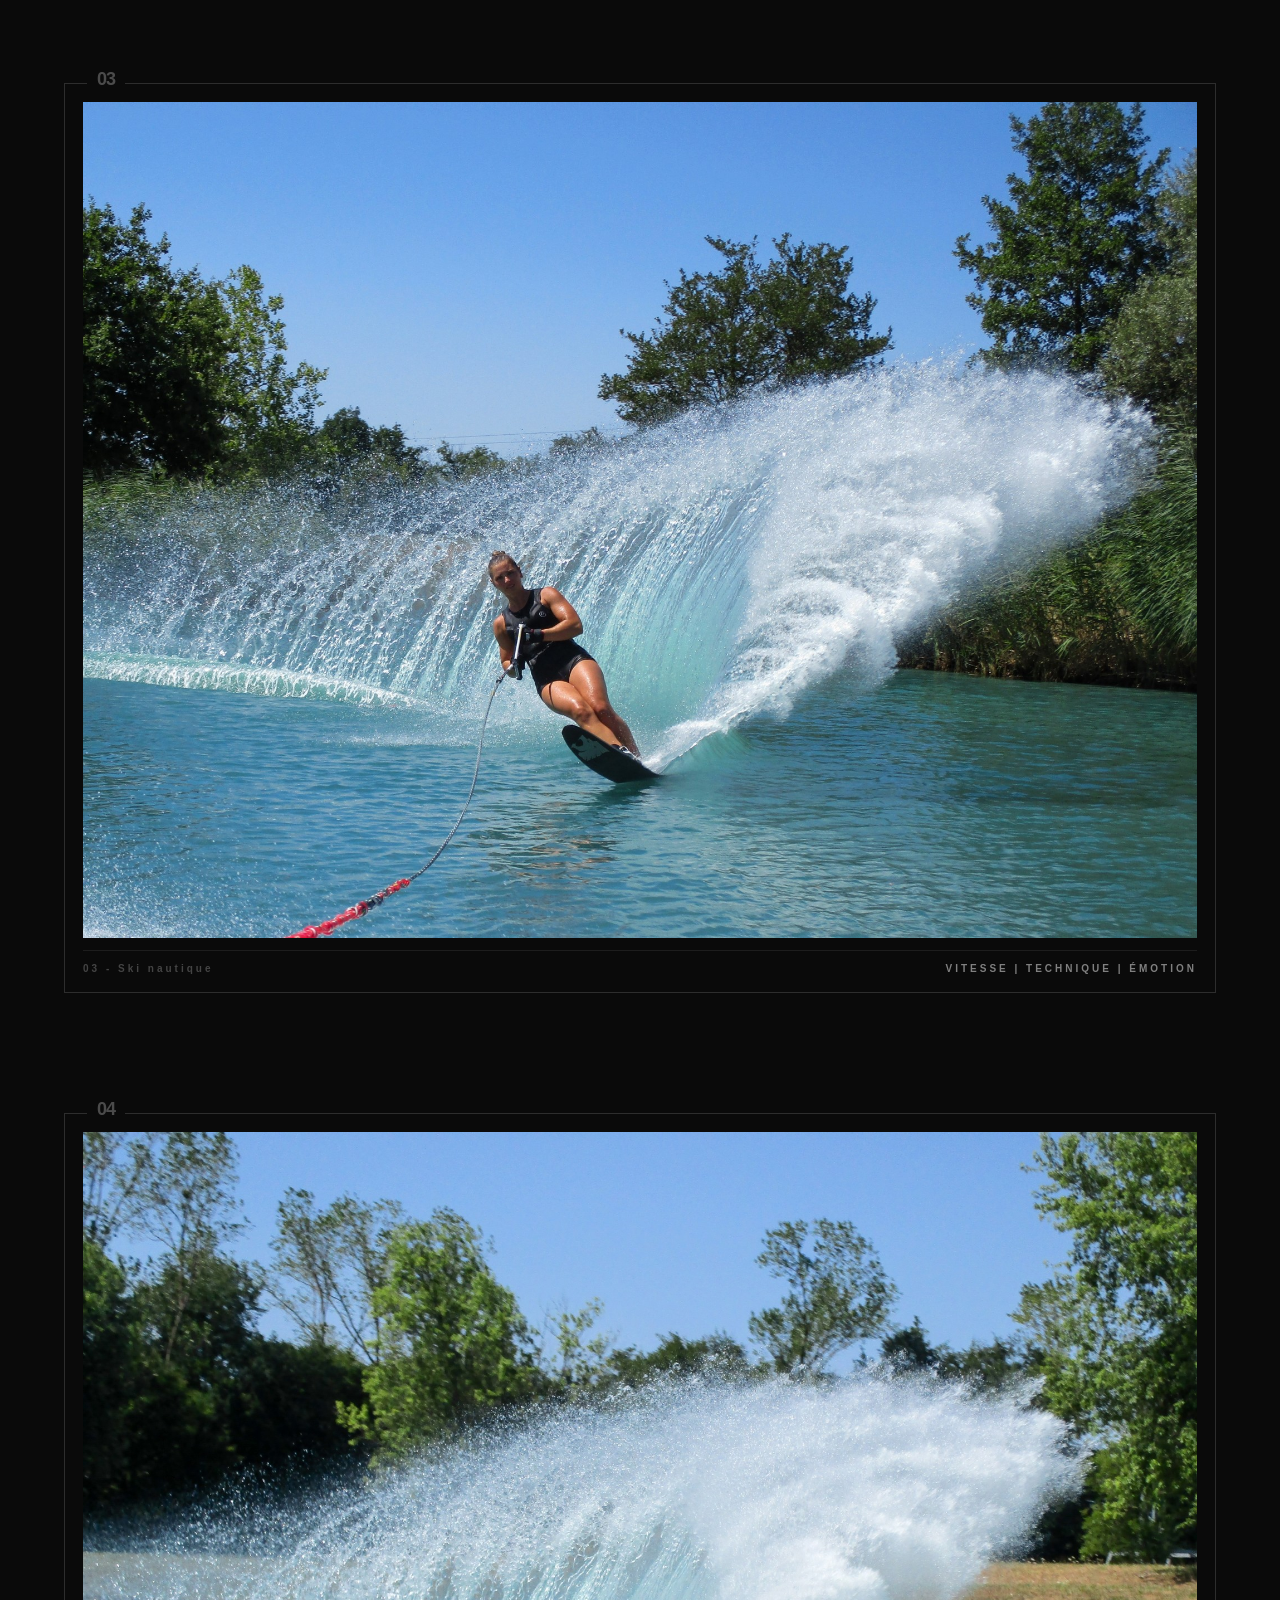
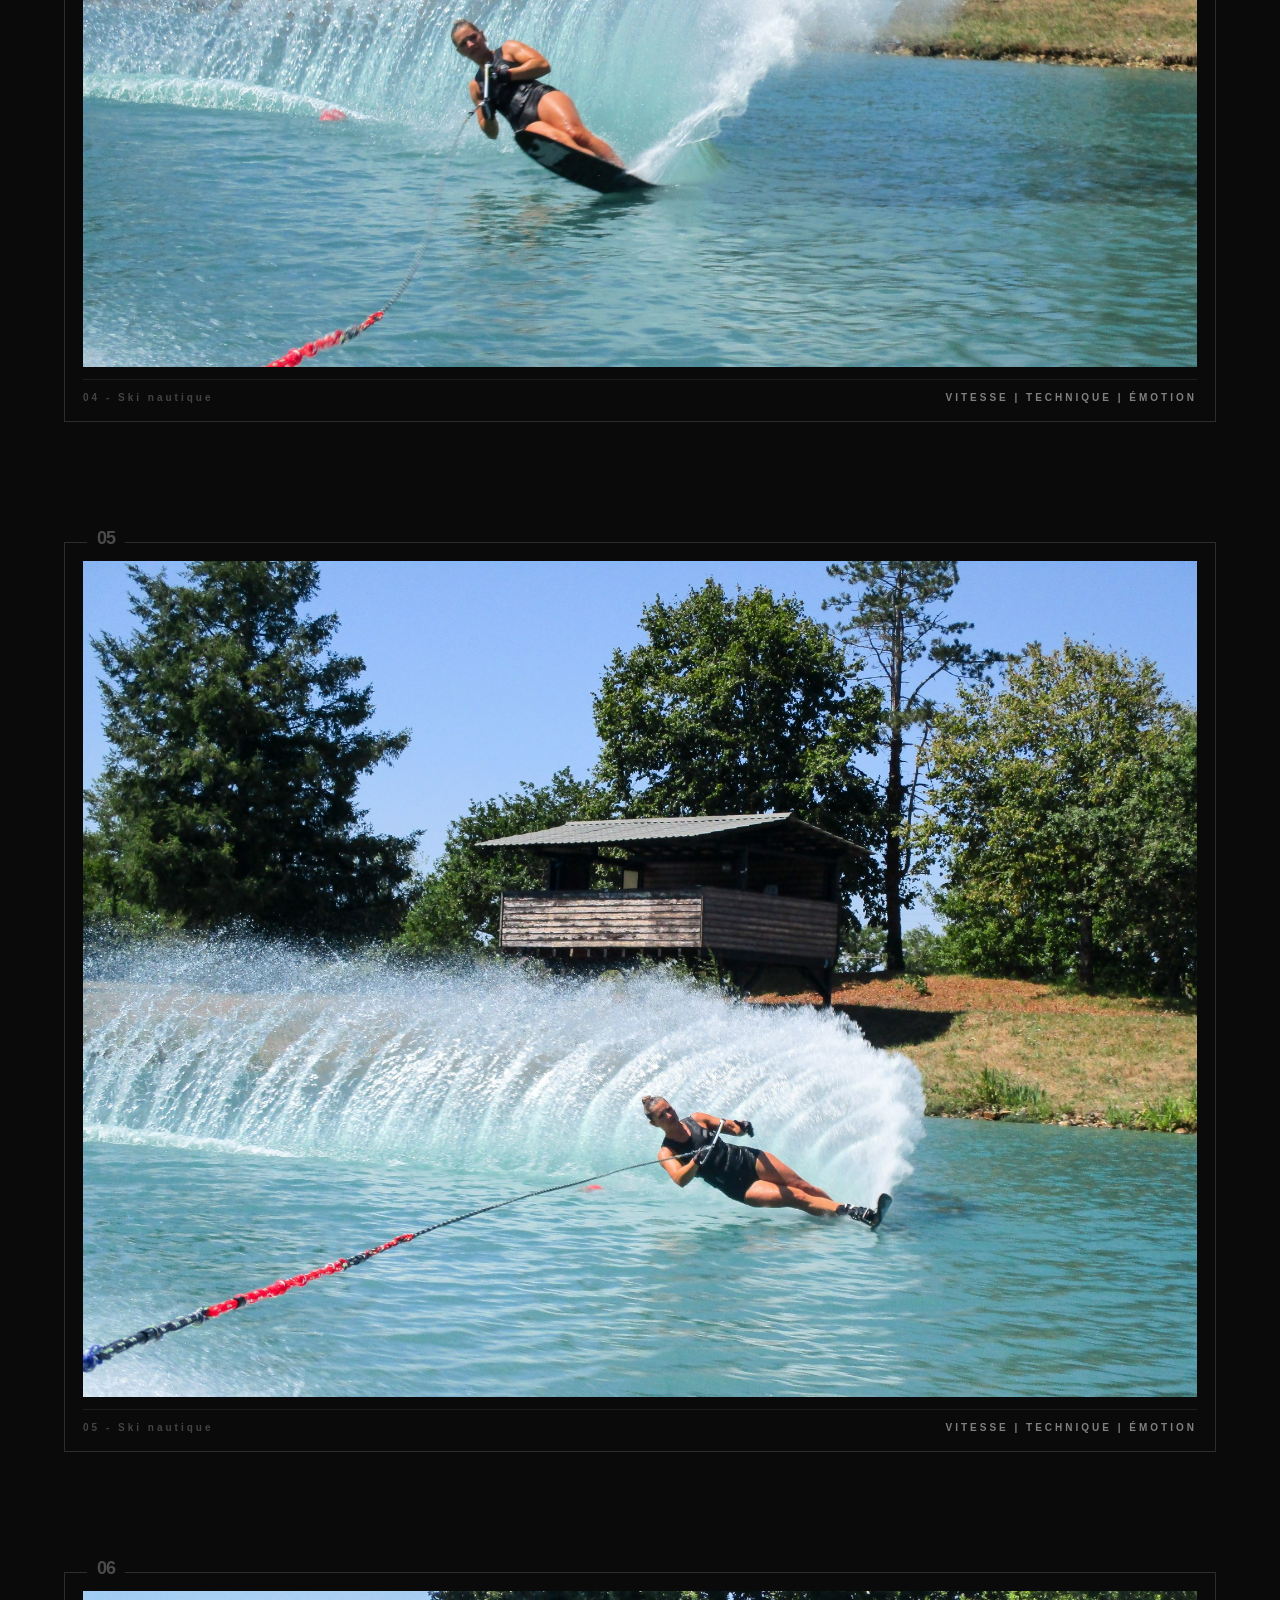
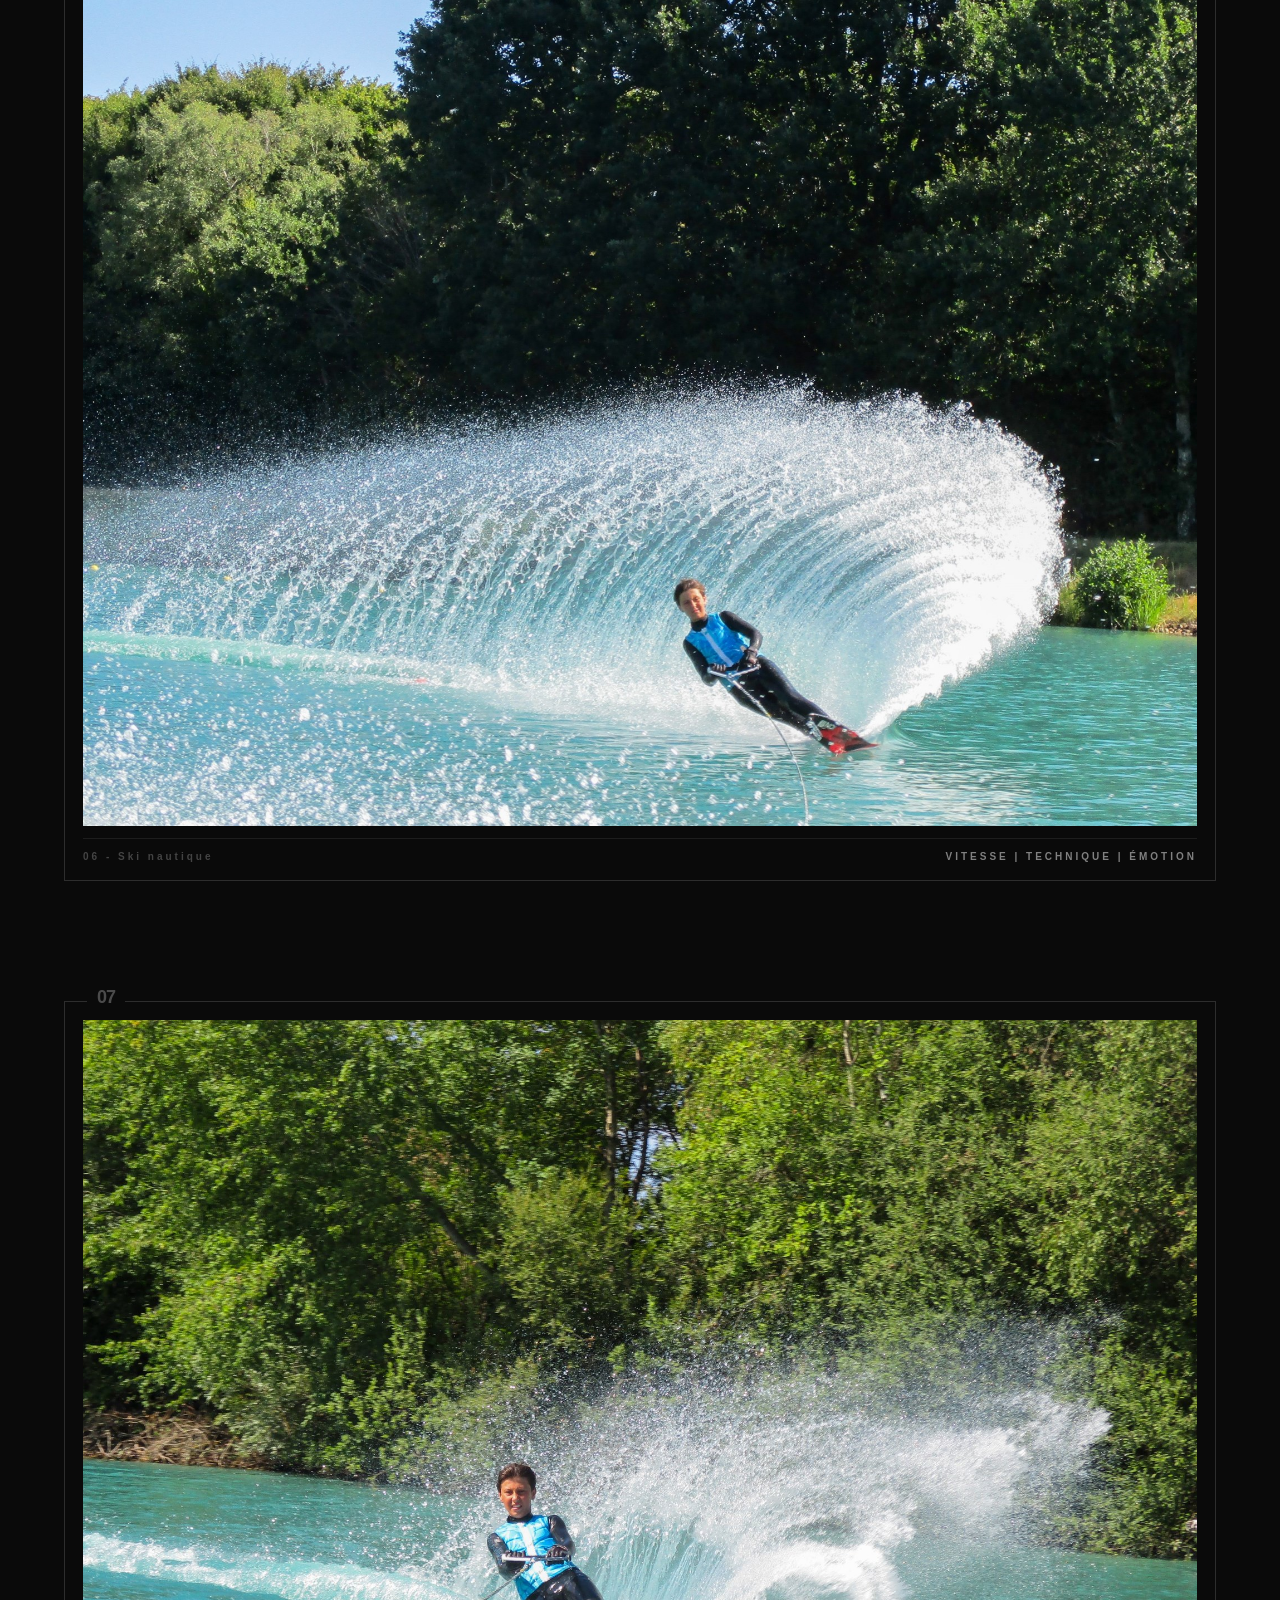
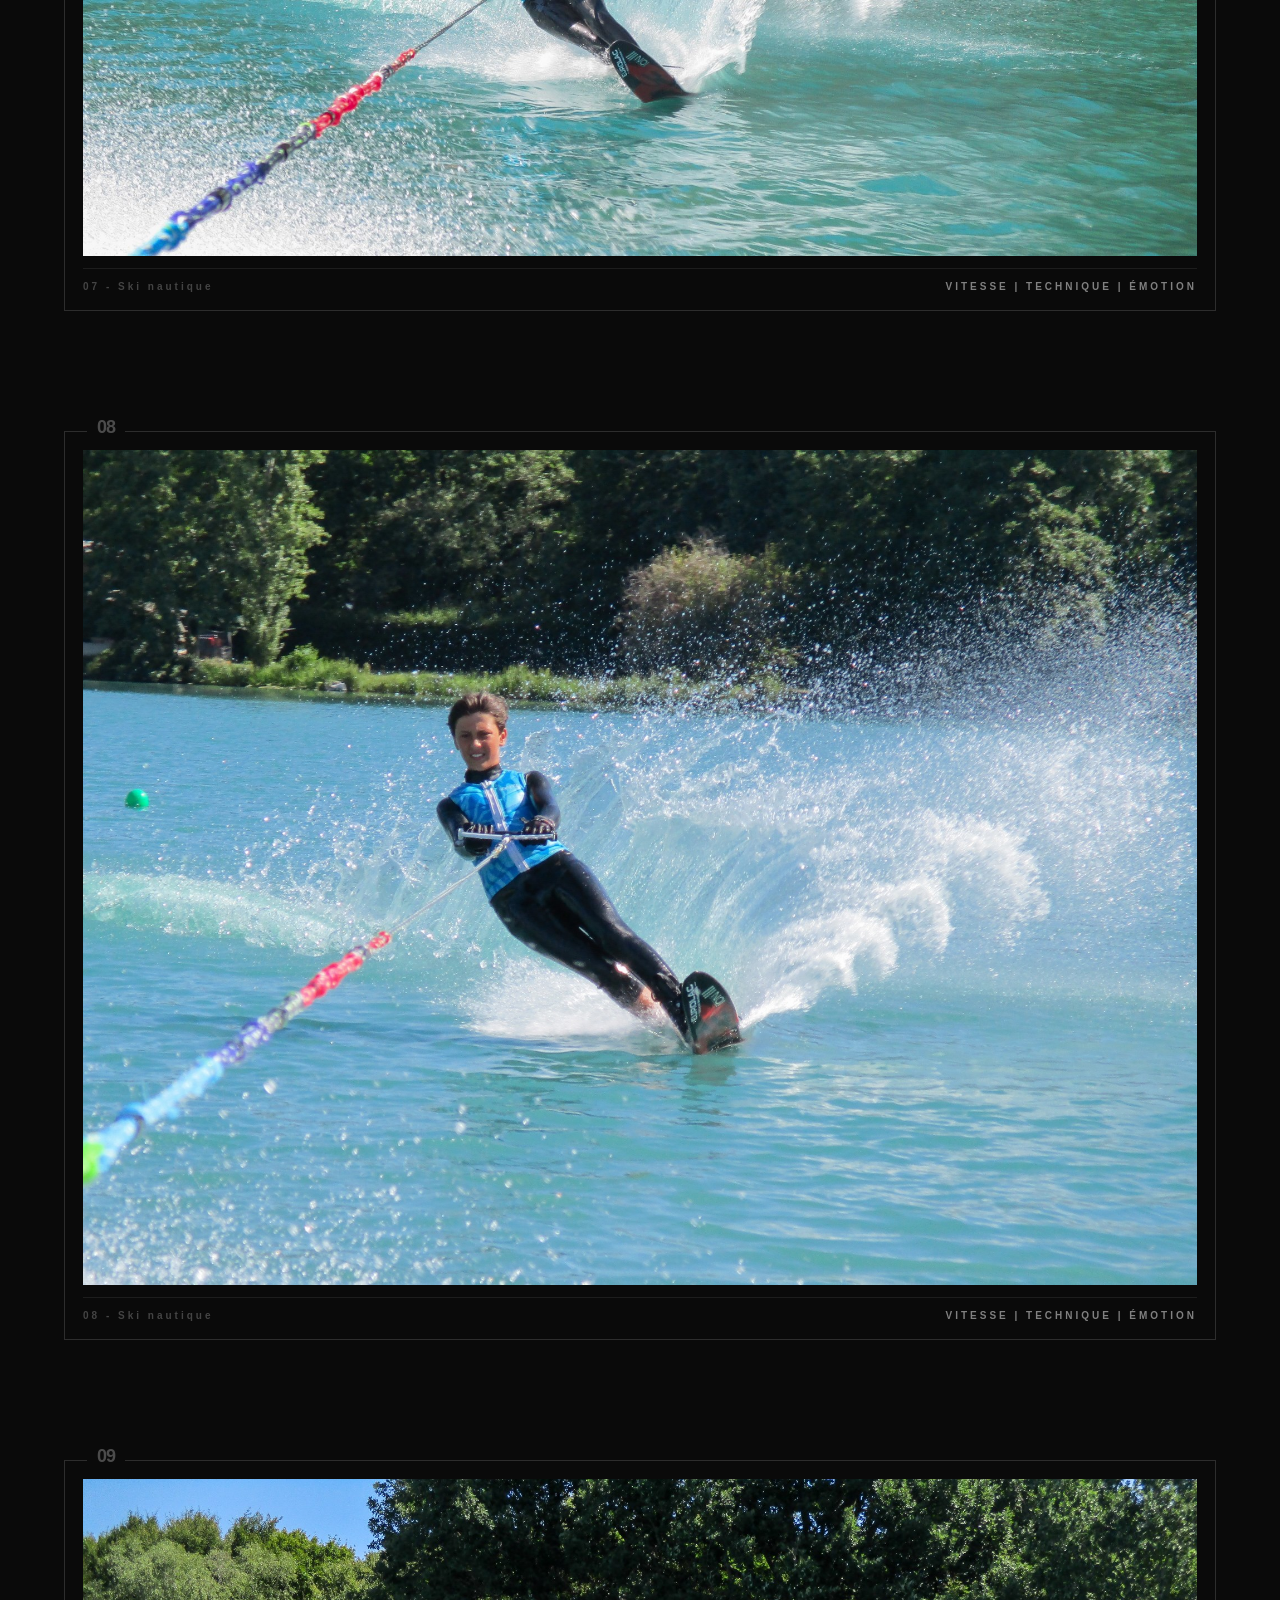
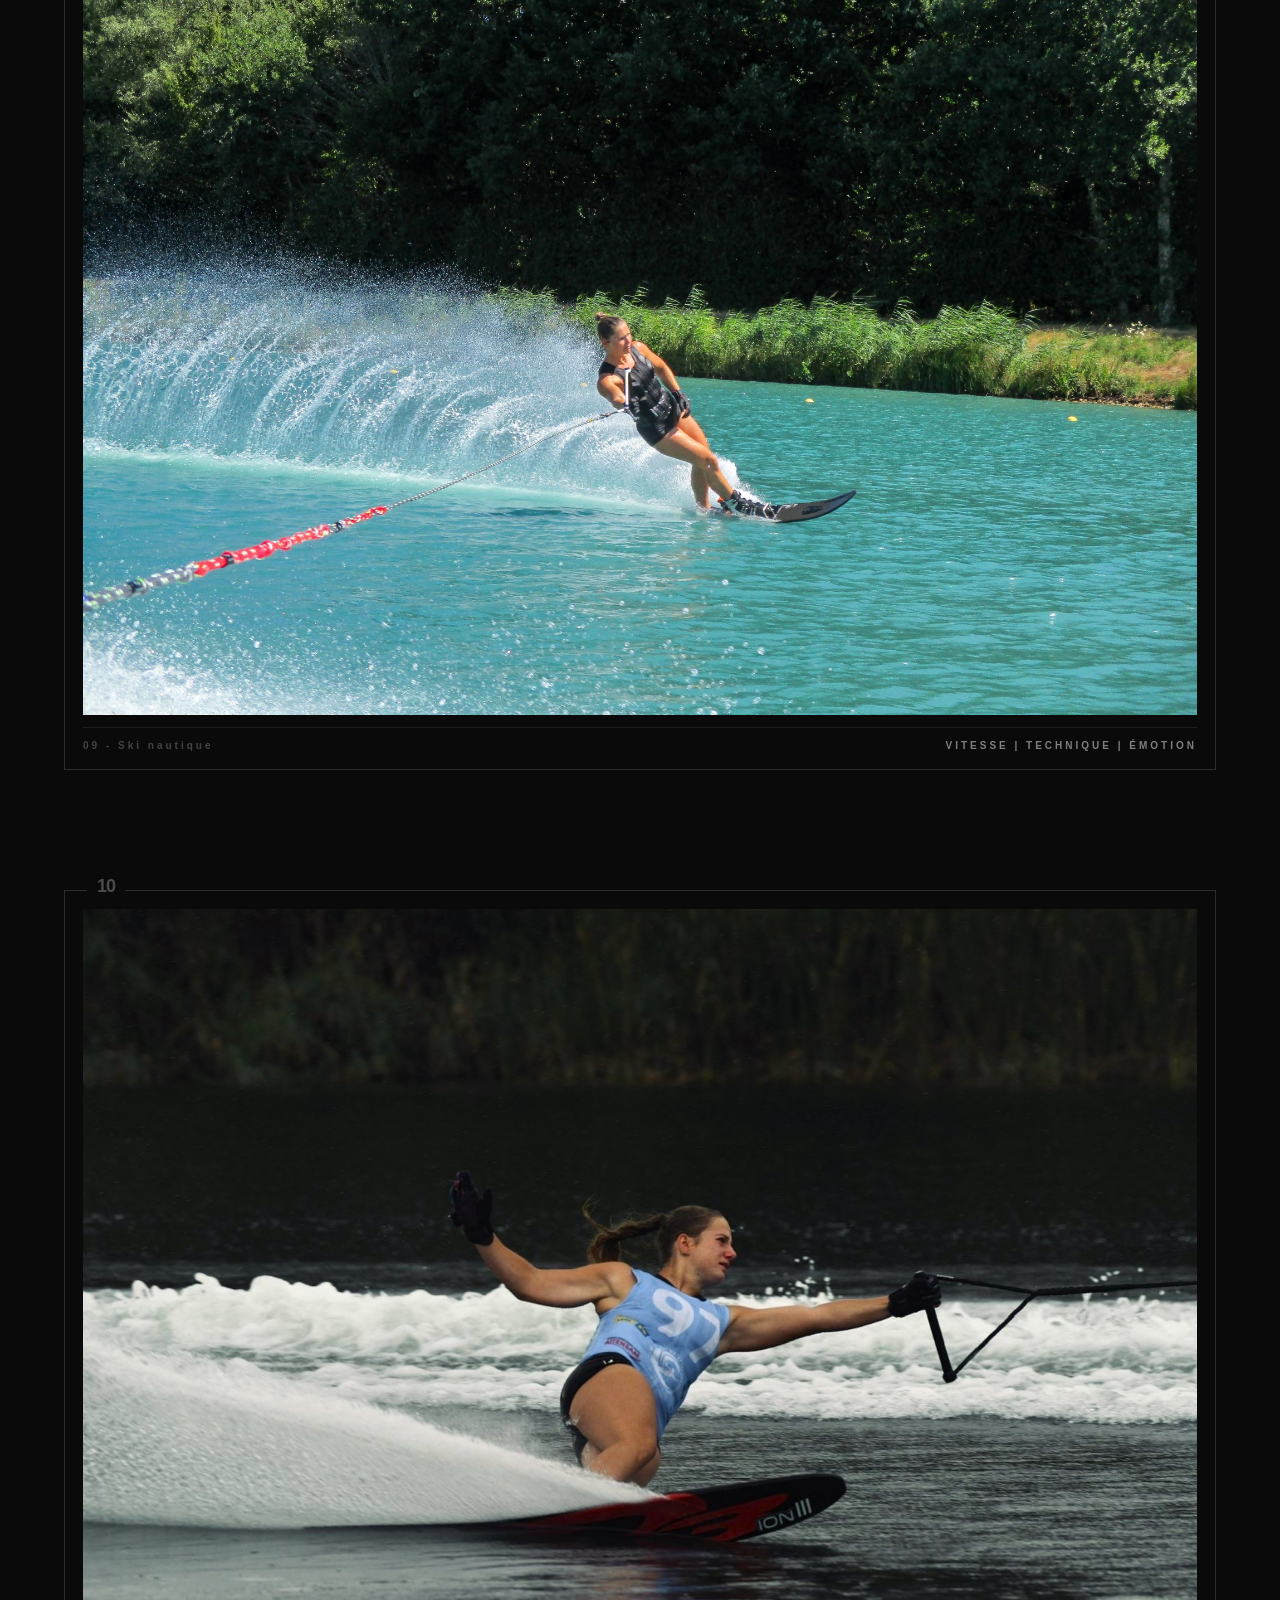
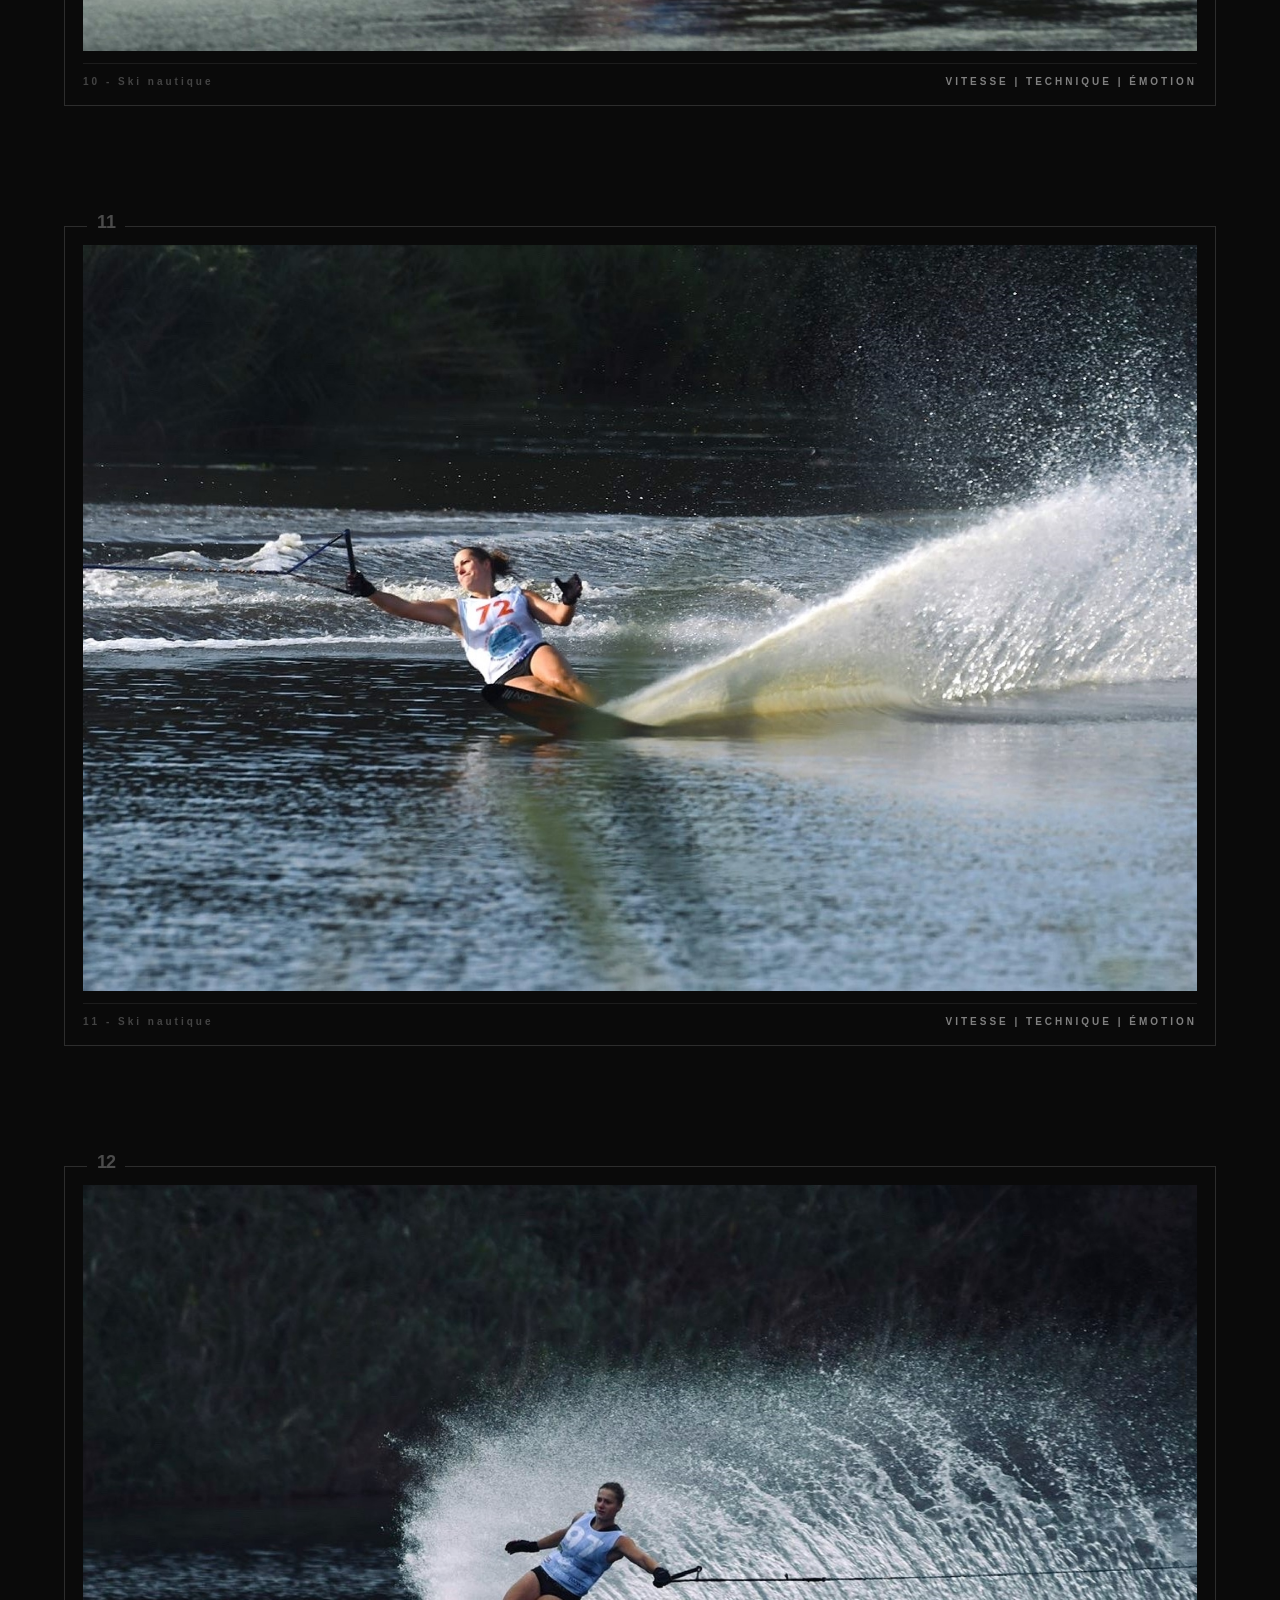
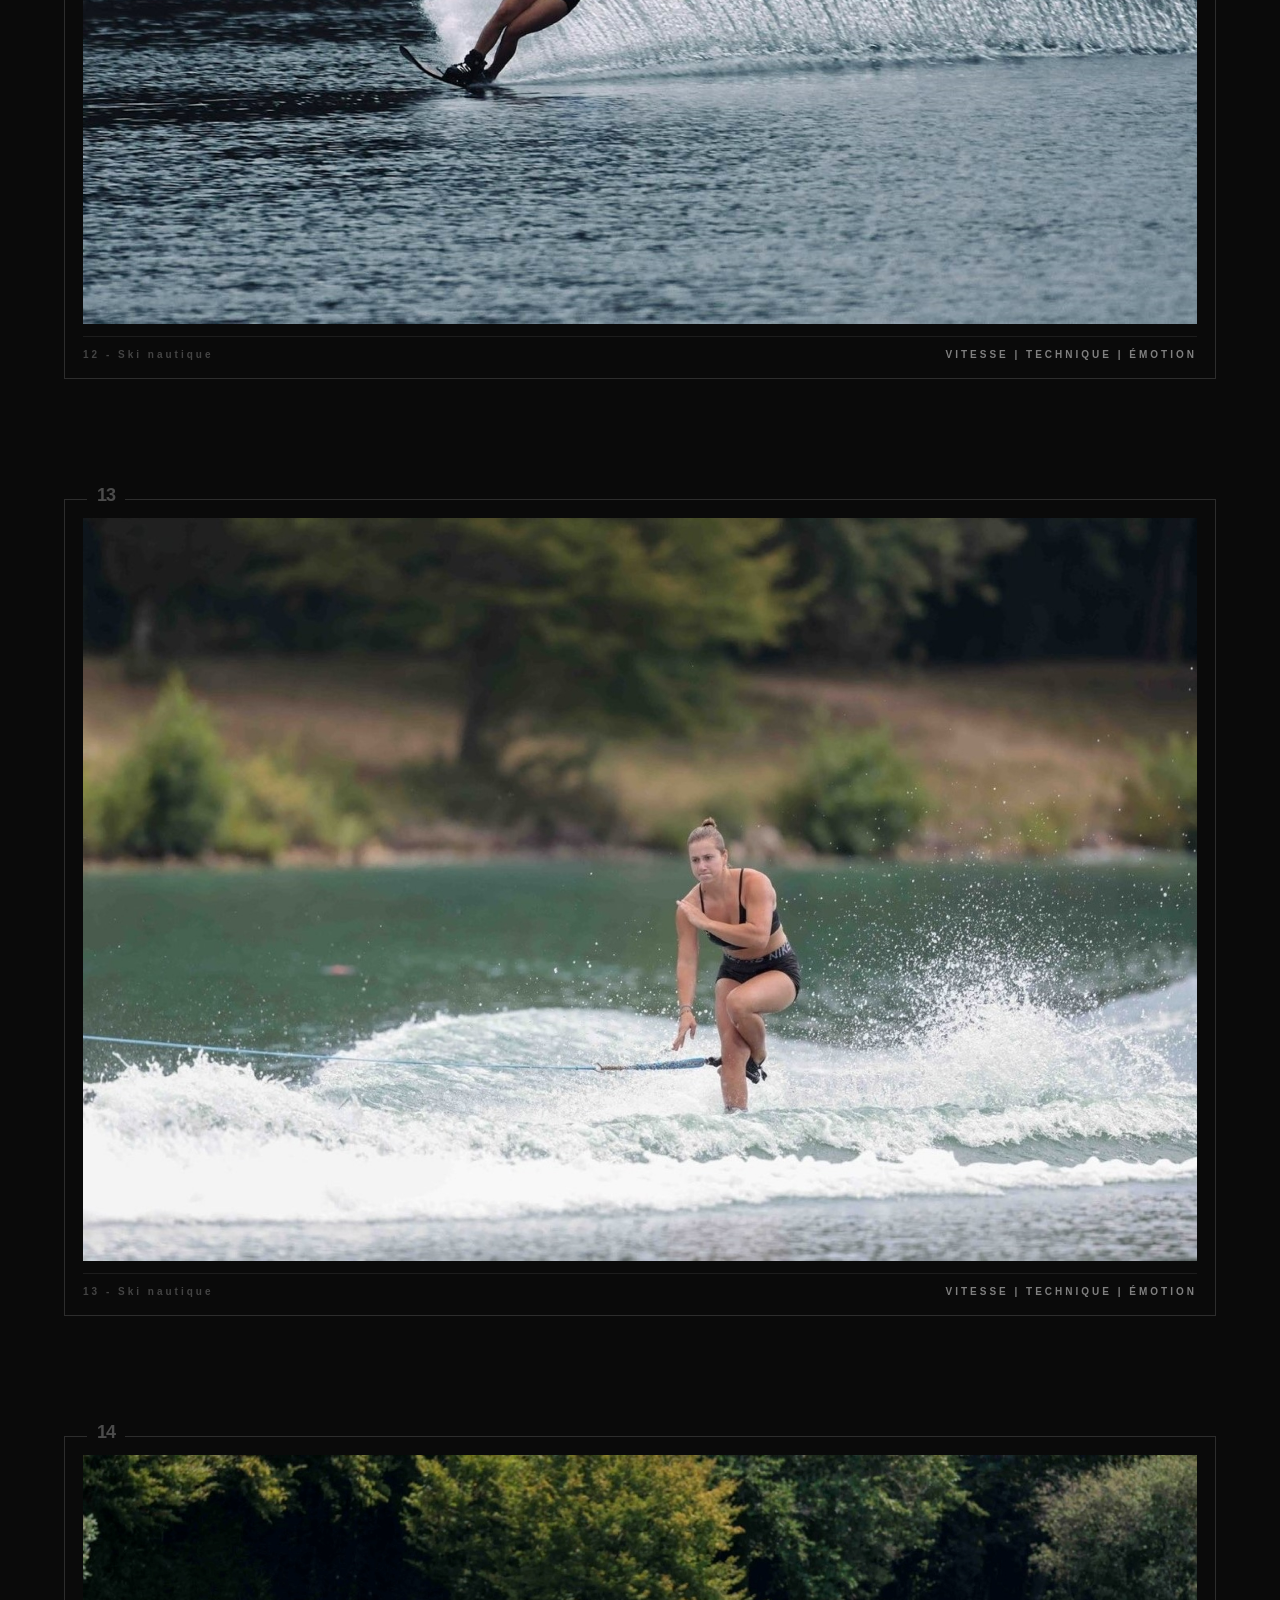
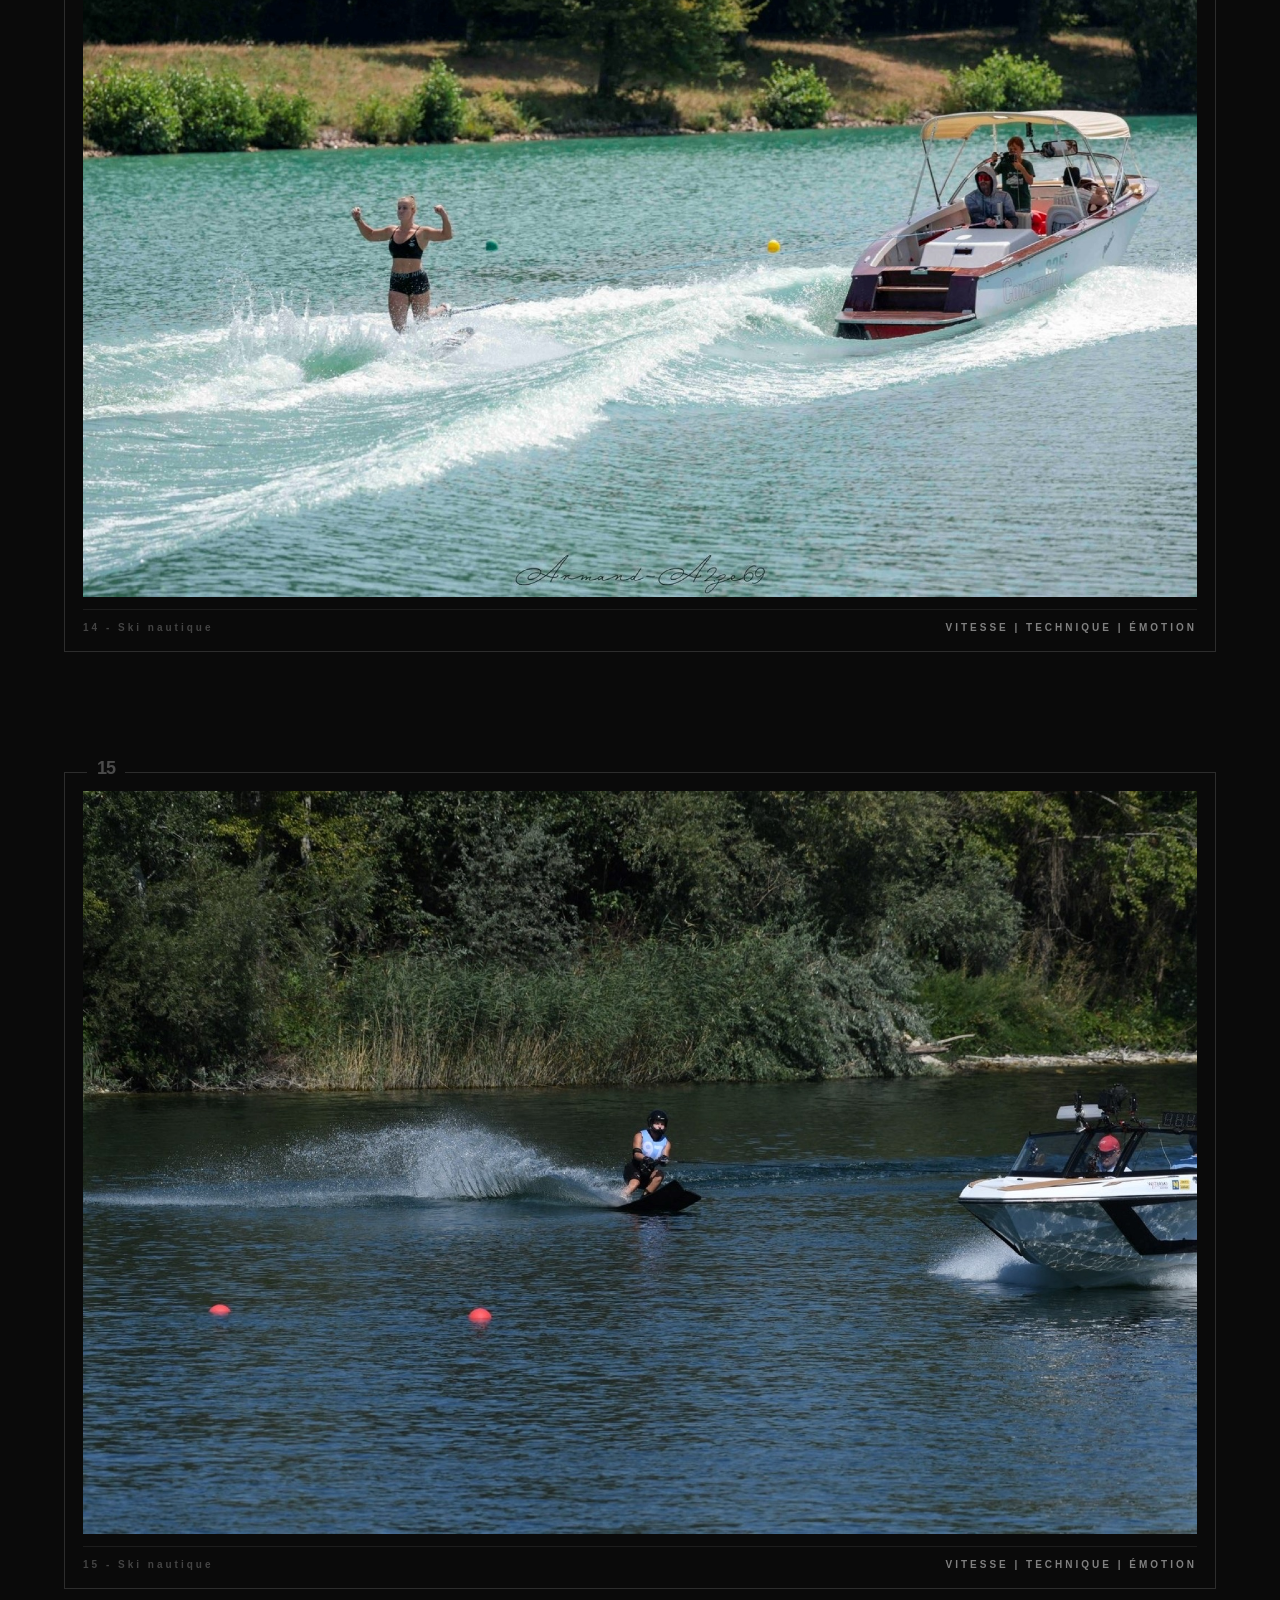
<file: ski-nautique.html>
<!DOCTYPE html>
<html lang="fr">

<head>
  <meta charset="UTF-8">
  <meta name="viewport" content="width=device-width, initial-scale=1.0">

  <title>Ski Nautique — Photographier le mouvement</title>
  <link rel="stylesheet" href="style.css">

  <style>
    /* SECTION FINALE — SKI NAUTIQUE */
    .sport-end {
      position: relative;
      min-height: 100vh;
      display: flex;
      align-items: flex-end;
      justify-content: center;
      padding: 0 20px 12vh;
      background-image:
        linear-gradient(to bottom,
          #0a0a0a 0%,
          rgba(10, 10, 10, 0.98) 10%,
          rgba(10, 10, 10, 0.85) 25%,
          rgba(10, 10, 10, 0.55) 45%,
          rgba(10, 10, 10, 0.15) 70%,
          rgba(10, 10, 10, 0.20) 100%),
        url("NAUTIQUE30.jpg");
      background-size: cover;
      background-position: center;
      background-repeat: no-repeat;
    }

    .sport-end-return {
      position: relative;
      z-index: 1;
      display: inline-block;
      padding: 30px 45px;
      border: 1px solid rgba(255, 255, 255, 0.6);
      color: #f5f5f5;
      background: rgba(10, 10, 10, 0.45);
      text-decoration: none;
      font-size: 21px;
      font-weight: 700;
      letter-spacing: 3px;
      transition: background 0.3s ease, border-color 0.3s ease;
    }

    .sport-end-return:hover {
      background: rgba(10, 10, 10, 0.85);
      border-color: #f5f5f5;
    }
  </style>
</head>

<body>
  <main class="sport-page nautique">

    <header class="sport-page-header">
      <a href="index.html" class="back-button">
        ← RETOUR
      </a>

      <div class="topbar-project">
        TRAVAIL DE MATURITÉ — 2026
      </div>

      <div class="sport-page-title">
        <span class="page-number">02</span>
        <h1>SKI NAUTIQUE</h1>
      </div>

      <div class="topbar-title">
        <span>02</span>
        <strong>SKI NAUTIQUE</strong>
      </div>
    </header>

    <section class="sport-gallery">

      <!-- =========================
           INTRODUCTION
      \========================== -->

      <div class="sport-intro">
        <div class="sport-intro-label">
          À PROPOS DE LA SÉRIE
        </div>

        <div class="sport-intro-line"></div>

        <p class="sport-intro-text">
À travers cette série photographique, j'ai cherché à montrer la vitesse, la technique et les émotions qui caractérisent le ski nautique. Je me suis particulièrement intéressé aux virages, à l'inclinaison des skieurs ainsi qu'aux projections d'eau, qui permettent de rendre le mouvement visible sur les images. Ces photographies cherchent ainsi à transmettre le dynamisme de ce sport tout en mettant en valeur les gestes techniques des skieurs.        </p>
      </div>

      <!-- =========================================================
           GALERIE — 15 CADRES PLEINE LARGEUR

           Pour ajouter une photo, remplace la ligne commentée par :
           <img src="NOM-DE-LA-PHOTO.jpg" alt="Description de la photo">
      \========================================================== -->

      <div class="gallery-full-list">

        <!-- CADRE 01 -->
        <article class="gallery-single-frame">
          <span class="gallery-single-number">01</span>
          <div class="gallery-single-media">
            <img src="NAUTIQUE1.jpg" alt="OK">
          </div>
          <div class="gallery-single-caption">
            <span>01 - Ski nautique</span>
            <span>VITESSE | TECHNIQUE | ÉMOTION</span>
          </div>
        </article>

        <!-- CADRE 02 -->
        <article class="gallery-single-frame">
          <span class="gallery-single-number">02</span>
          <div class="gallery-single-media">
            <img src="NAUTIQUE2.jpg" alt="OK">
          </div>
          <div class="gallery-single-caption">
            <span>02 - Ski nautique</span>
            <span>VITESSE | TECHNIQUE | ÉMOTION</span>
          </div>
        </article>

        <!-- CADRE 03 -->
        <article class="gallery-single-frame">
          <span class="gallery-single-number">03</span>
          <div class="gallery-single-media">
            <img src="NAUTIQUE3.jpg" alt="OK">
          </div>
          <div class="gallery-single-caption">
            <span>03 - Ski nautique</span>
            <span>VITESSE | TECHNIQUE | ÉMOTION</span>
          </div>
        </article>

        <!-- CADRE 04 -->
        <article class="gallery-single-frame">
          <span class="gallery-single-number">04</span>
          <div class="gallery-single-media">
            <img src="NAUTIQUE4.jpg" alt="OK">
          </div>
          <div class="gallery-single-caption">
            <span>04 - Ski nautique</span>
            <span>VITESSE | TECHNIQUE | ÉMOTION</span>
          </div>
        </article>

        <!-- CADRE 05 -->
        <article class="gallery-single-frame">
          <span class="gallery-single-number">05</span>
          <div class="gallery-single-media">
            <img src="NAUTIQUE5.jpg" alt="Photographie de ski nautique 05">
          </div>
          <div class="gallery-single-caption">
            <span>05 - Ski nautique</span>
            <span>VITESSE | TECHNIQUE | ÉMOTION</span>
          </div>
        </article>

        <!-- CADRE 06 -->
        <article class="gallery-single-frame">
          <span class="gallery-single-number">06</span>
          <div class="gallery-single-media">
            <img src="NAUTIQUE6.jpg" alt="Photographie de ski nautique 06">
          </div>
          <div class="gallery-single-caption">
            <span>06 - Ski nautique</span>
            <span>VITESSE | TECHNIQUE | ÉMOTION</span>
          </div>
        </article>

        <!-- CADRE 07 -->
        <article class="gallery-single-frame">
          <span class="gallery-single-number">07</span>
          <div class="gallery-single-media">
            <img src="NAUTIQUE7.jpg" alt="Photographie de ski nautique 07">
          </div>
          <div class="gallery-single-caption">
            <span>07 - Ski nautique</span>
            <span>VITESSE | TECHNIQUE | ÉMOTION</span>
          </div>
        </article>

        <!-- CADRE 08 -->
        <article class="gallery-single-frame">
          <span class="gallery-single-number">08</span>
          <div class="gallery-single-media">
            <img src="NAUTIQUE8.jpg" alt="OK">
          </div>
          <div class="gallery-single-caption">
            <span>08 - Ski nautique</span>
            <span>VITESSE | TECHNIQUE | ÉMOTION</span>
          </div>
        </article>

        <!-- CADRE 09 -->
        <article class="gallery-single-frame">
          <span class="gallery-single-number">09</span>
          <div class="gallery-single-media">
            <img src="NAUTIQUE9.jpg" alt="Photographie de ski nautique 09">
          </div>
          <div class="gallery-single-caption">
            <span>09 - Ski nautique</span>
            <span>VITESSE | TECHNIQUE | ÉMOTION</span>
          </div>
        </article>

        <!-- CADRE 10 -->
        <article class="gallery-single-frame">
          <span class="gallery-single-number">10</span>
          <div class="gallery-single-media">
            <img src="NAUTIQUE10.jpg" alt="OK">
          </div>
          <div class="gallery-single-caption">
            <span>10 - Ski nautique</span>
            <span>VITESSE | TECHNIQUE | ÉMOTION</span>
          </div>
        </article>

        <!-- CADRE 11 -->
        <article class="gallery-single-frame">
          <span class="gallery-single-number">11</span>
          <div class="gallery-single-media">
            <img src="NAUTIQUE11.jpg" alt="OK">
          </div>
          <div class="gallery-single-caption">
            <span>11 - Ski nautique</span>
            <span>VITESSE | TECHNIQUE | ÉMOTION</span>
          </div>
        </article>

        <!-- CADRE 12 -->
        <article class="gallery-single-frame">
          <span class="gallery-single-number">12</span>
          <div class="gallery-single-media">
            <img src="NAUTIQUE12.jpg" alt="OK">
          </div>
          <div class="gallery-single-caption">
            <span>12 - Ski nautique</span>
            <span>VITESSE | TECHNIQUE | ÉMOTION</span>
          </div>
        </article>

        <!-- CADRE 13 -->
        <article class="gallery-single-frame">
          <span class="gallery-single-number">13</span>
          <div class="gallery-single-media">
            <img src="NAUTIQUE13.jpg" alt="Photographie de ski nautique 13">
          </div>
          <div class="gallery-single-caption">
            <span>13 - Ski nautique</span>
            <span>VITESSE | TECHNIQUE | ÉMOTION</span>
          </div>
        </article>

        <!-- CADRE 14 -->
        <article class="gallery-single-frame">
          <span class="gallery-single-number">14</span>
          <div class="gallery-single-media">
            <img src="NAUTIQUE14.jpg" alt="Photographie de ski nautique 14">
          </div>
          <div class="gallery-single-caption">
            <span>14 - Ski nautique</span>
            <span>VITESSE | TECHNIQUE | ÉMOTION</span>
          </div>
        </article>

        <!-- CADRE 15 -->
        <article class="gallery-single-frame">
          <span class="gallery-single-number">15</span>
          <div class="gallery-single-media">
            <img src="NAUTIQUE15.jpg" alt="Photographie de ski nautique 15">
          </div>
          <div class="gallery-single-caption">
            <span>15 - Ski nautique</span>
            <span>VITESSE | TECHNIQUE | ÉMOTION</span>
          </div>
        </article>

      </div>
    </section>

    <!-- SECTION FINALE — PHOTO 30 HORS GALERIE -->
    <section class="sport-end">
      <a href="index.html" class="sport-end-return">← RETOUR À L’ACCUEIL</a>
    </section>

  </main>

  <script src="script.js"></script>
</body>
</html>
</file>
<file: style.css>
* {
  margin: 0;
  padding: 0;
  box-sizing: border-box;
}

.gallery-full-list {
  width: 100%;
  margin: 160px auto 0;
  display: flex;
  flex-direction: column;
  gap: 120px;
}

.gallery-single-frame {
  position: relative;
  width: 100%;
  padding: 18px;
  border: 1px solid rgba(255, 255, 255, 0.14);
  background: #0a0a0a;
}

.gallery-single-number {
  position: absolute;
  top: -15px;
  left: 22px;
  padding: 0 10px;
  background: #0a0a0a;
  font-size: 18px;
  font-weight: 800;
  letter-spacing: -1px;
  color: rgba(245, 245, 245, 0.28);
  z-index: 2;
}

.gallery-single-media {
  width: 100%;
  display: block;
  overflow: hidden;
  background: #111;
}

.gallery-single-media img {
  display: block;
  width: 100%;
  height: auto;
  background: #111;
}

.gallery-single-caption {
  display: flex;
  align-items: center;
  justify-content: space-between;
  gap: 16px;
  margin-top: 12px;
  padding-top: 12px;
  border-top: 1px solid rgba(255, 255, 255, 0.08);
  font-size: 10px;
  font-weight: 700;
  letter-spacing: 3px;
  color: rgba(245, 245, 245, 0.5);
}

.gallery-single-caption span:first-child {
  color: rgba(245, 245, 245, 0.25);
}

@media (max-width: 700px) {
  .gallery-full-list {
    margin-top: 100px;
    gap: 75px;
  }

  .gallery-single-frame {
    padding: 10px;
  }

  .gallery-single-number {
    top: -11px;
    left: 14px;
    padding: 0 7px;
    font-size: 14px;
  }

  .gallery-single-caption {
    margin-top: 8px;
    padding-top: 8px;
    gap: 10px;
    font-size: 8px;
    letter-spacing: 2px;
  }
}

html {
  scroll-behavior: smooth;
}

body {
  background: #0a0a0a;
  color: #f5f5f5;
  font-family: Arial, Helvetica, sans-serif;
  overflow-x: hidden;
}

/* =========================

   PAGE PRINCIPALE â€” HERO

\========================= */
.hero {
  min-height: 100vh;
  position: relative;
  display: flex;
  align-items: center;
  justify-content: center;
  text-align: center;
  background: #0a0a0a;
}

.hero-content {
  position: relative;
  transform: translateY(-10vh);
  z-index: 2;
}

/* LIGNE EN HAUT */
.hero::before {
  content: "";
  position: absolute;
  top: 30px;
  left: 5%;
  right: 5%;
  height: 1px;
  background: rgba(255, 255, 255, 0.15);
}

/* PETITS TEXTES */
.subtitle {
  font-size: 11px;
  letter-spacing: 5px;
  margin-bottom: 35px;
  opacity: 0;
  animation: fadeUp 0.8s ease forwards;
  animation-delay: 0.2s;
}

.name {
  font-size: 10px;
  letter-spacing: 4px;
  margin-top: -25px;
  margin-bottom: 35px;
  opacity: 0;
  animation: fadeUp 0.8s ease forwards;
  animation-delay: 0.3s;
}

/* TITRE */
.hero-content h1 {
  font-size: clamp(60px, 10vw, 150px);
  line-height: 0.82;
  letter-spacing: -6px;
  font-weight: 800;
  text-transform: uppercase;
  opacity: 0;
  transform: translateY(50px);
  animation: titleReveal 1.1s cubic-bezier(.16, 1, .3, 1) forwards;
  animation-delay: 0.4s;
}

/* SOUS-TITRE SPORTS */
.sports {
  margin-top: 38px;
  font-size: 12px;
  letter-spacing: 6px;
  opacity: 0;
  animation: fadeUp 0.8s ease forwards;
  animation-delay: 1s;
}

/* TEXTE VERTICAL */
.hero::after {
  content: "VITESSE / TECHNIQUE / EMOTION";
  position: absolute;
  left: 35px;
  bottom: 35px;
  font-size: 9px;
  letter-spacing: 3px;
  writing-mode: vertical-rl;
  transform: rotate(180deg);
  opacity: 0.35;
}

/* FLÃˆCHE */
.scroll {
  position: absolute;
  bottom: 35px;
  left: 50%;
  transform: translateX(-50%);
  font-size: 22px;
  opacity: 0;
  animation:
    fadeScroll 0.8s forwards 1.5s,
    bounce 2s ease-in-out infinite 2.4s;
}

/* =========================

   ANIMATIONS

\========================= */
@keyframes titleReveal {
  from {
    opacity: 0;
    transform: translateY(50px);
  }

  to {
    opacity: 1;
    transform: translateY(0);
  }
}

@keyframes fadeUp {
  from {
    opacity: 0;
    transform: translateY(15px);
  }

  to {
    opacity: 0.65;
    transform: translateY(0);
  }
}

@keyframes fadeScroll {
  to {
    opacity: 0.5;
  }
}

@keyframes bounce {
  0%,
  100% {
    transform: translate(-50%, 0);
  }

  50% {
    transform: translate(-50%, 10px);
  }
}

/* =========================

   PHOTO PAGE PRINCIPALE

\========================= */
.hero-photo {
  position: absolute;
  left: 0;
  right: 0;
  bottom: 0;
  height: 50%;
  background-image:
    linear-gradient(
      to bottom,
      #0a0a0a 0%,
      rgba(10, 10, 10, 0.98) 10%,
      rgba(10, 10, 10, 0.92) 18%,
      rgba(10, 10, 10, 0.82) 26%,
      rgba(10, 10, 10, 0.68) 36%,
      rgba(10, 10, 10, 0.52) 46%,
      rgba(10, 10, 10, 0.36) 56%,
      rgba(10, 10, 10, 0.22) 66%,
      rgba(10, 10, 10, 0.12) 74%,
      rgba(10, 10, 10, 0.05) 82%,
      rgba(10, 10, 10, 0) 90%
    ),
    url("IMG_0004.jpg");
  background-size: 100% 100%, 100% auto;
  background-position: center, center bottom;
  background-repeat: no-repeat;
  z-index: 0;
}

/* =========================

   CHOIX DES SPORTS

\========================= */
.sports-menu {
  background: #0a0a0a;
  padding: 100px 5%;
  display: flex;
  flex-direction: column;
  gap: 20px;
}

.sport-box {
  position: relative;
  color: #f5f5f5;
  text-decoration: none;
  width: 100%;
  min-height: 220px;
  border: 1px solid rgba(255, 255, 255, 0.18);
  display: flex;
  align-items: center;
  padding: 50px;
  overflow: visible;
  transition:
    background 0.5s cubic-bezier(.16, 1, .3, 1),
    transform 0.5s cubic-bezier(.16, 1, .3, 1);
}

/* NUMÃ‰RO */
.sport-number {
  position: absolute;
  top: -18px;
  left: 22px;
  font-size: 64px;
  font-weight: 900;
  letter-spacing: -5px;
  line-height: 1;
  color: rgba(245, 245, 245, 0.25);
  background: #0a0a0a;
  padding: 0 14px;
  z-index: 5;

}

/* NOM DU SPORT */

.sport-box h2 {

  font-size: clamp(45px, 7vw, 100px);

  letter-spacing: -4px;

  font-weight: 800;

  line-height: 1;

  transition: transform 0.5s cubic-bezier(.16, 1, .3, 1);

}

/* FLÃˆCHE */

.sport-arrow {

  position: absolute;

  right: 40px;

  font-size: 35px;

  opacity: 0.4;

  transition:

    transform 0.5s cubic-bezier(.16, 1, .3, 1),

    opacity 0.5s ease;

}

/* SURVOL */

.sport-box:hover {

  background: #151515;

}

.sport-box:hover h2 {

  transform: translateX(15px);

}

.sport-box:hover .sport-arrow {

  transform: translateX(10px);

  opacity: 1;

}

/* =========================

   PAGE SPORT

\========================= */

.sport-page {

  background: #0a0a0a;

  min-height: 200vh;

}

.sport-page-header {

  height: 100vh;

  position: relative;

  display: flex;

  align-items: center;

  justify-content: center;

  background: #0a0a0a;

  overflow: hidden;

}

/* PHOTO Dâ€™EN-TÃŠTE */

.sport-page-header::before {

  content: "";

  position: absolute;

  left: 0;

  right: 0;

  bottom: 0;

  height: 100%;

  background-image:

    linear-gradient(

      to bottom,

      #0a0a0a 0%,

      rgba(10, 10, 10, 0.99) 8%,

      rgba(10, 10, 10, 0.96) 15%,

      rgba(10, 10, 10, 0.90) 22%,

      rgba(10, 10, 10, 0.80) 30%,

      rgba(10, 10, 10, 0.68) 39%,

      rgba(10, 10, 10, 0.54) 48%,

      rgba(10, 10, 10, 0.40) 57%,

      rgba(10, 10, 10, 0.27) 66%,

      rgba(10, 10, 10, 0.16) 75%,

      rgba(10, 10, 10, 0.08) 84%,

      rgba(10, 10, 10, 0.02) 92%,

      rgba(10, 10, 10, 0) 100%

    ),

    url("PHOTO6.jpg");

  background-size: 100% 100%, 100% auto;

  background-position: center, center bottom;

  background-repeat: no-repeat;

  z-index: 0;

}

/* BARRE FIXE */

.sport-page-header::after {

  content: "";

  position: fixed;

  top: 0;

  left: 0;

  width: 100%;

  height: 80px;

  background: rgba(10, 10, 10, 0.96);

  backdrop-filter: blur(10px);

  -webkit-backdrop-filter: blur(10px);

  border-bottom: 1px solid rgba(255, 255, 255, 0.08);

  z-index: 9000;

  pointer-events: none;

}

/* GRAND TITRE */

.sport-page-title {

  position: relative;

  display: flex;

  align-items: baseline;

  justify-content: center;

  gap: 30px;

  width: max-content;

  white-space: nowrap;

  z-index: 2;

  transform: translateY(-16vh);

}

.page-number {

  font-size: clamp(30px, 4vw, 60px);

  font-weight: 800;

  color: rgba(245, 245, 245, 0.3);

  letter-spacing: -3px;

  line-height: 1;

}

.sport-page-title h1 {

  font-size: clamp(70px, 12vw, 180px);

  font-weight: 800;

  letter-spacing: -7px;

  line-height: 0.85;

}

/* =========================

   TITRE DANS LA BARRE

\========================= */

.topbar-title {

  position: fixed;

  top: 0;

  left: 50%;

  height: 80px;

  display: flex;

  align-items: center;

  justify-content: center;

  gap: 16px;

  transform:

    translateX(-50%)

    translateY(-10px);

  opacity: 0;

  z-index: 10000;

  pointer-events: none;

  transition:

    opacity 0.4s ease,

    transform 0.4s cubic-bezier(.16, 1, .3, 1);

}

.topbar-title.visible {

  opacity: 1;

  transform:

    translateX(-50%)

    translateY(0);

}

.topbar-title span {

  font-size: 23px;

  font-weight: 700;

  letter-spacing: 1px;

  color: rgba(245, 245, 245, 0.45);

}

.topbar-title strong {

  font-size: 35px;

  font-weight: 800;

  letter-spacing: 2px;

  color: #f5f5f5;

}

/* =========================

   RETOUR

\========================= */

.back-button {

  position: fixed;

  top: 40px;

  left: 5%;

  transform: translateY(-50%);

  color: rgba(245, 245, 245, 0.5);

  text-decoration: none;

  font-size: 10px;

  letter-spacing: 3px;

  transition: color 0.3s ease;

  z-index: 11000;

}

.back-button:hover {

  color: #f5f5f5;

}

/* =========================

   TRAVAIL DE MATURITÃ‰

\========================= */

.topbar-project {

  position: fixed;

  top: 40px;

  right: 5%;

  transform: translateY(-50%);

  color: rgba(245, 245, 245, 0.5);

  font-size: 10px;

  letter-spacing: 3px;

  white-space: nowrap;

  z-index: 11000;

}

/* =========================

   GALERIE

\========================= */

.sport-gallery {

  position: relative;

  min-height: 150vh;

  background: #0a0a0a;

  z-index: 2;

  padding: 0 5% 120px;

}

/* =========================

   INTRODUCTION

\========================= */

.sport-intro {

  position: relative;

  width: 100%;

  max-width: 1100px;

  margin: -11vh auto 0;

  padding: 25px 20px;

  z-index: 3;

}

.sport-intro-label {

  display: flex;

  align-items: center;

  margin-bottom: 22px;

  font-size: clamp(16px, 1.4vw, 20px);

  font-weight: 700;

  letter-spacing: 4px;

  color: rgba(245, 245, 245, 0.68);

}

.sport-intro-line {

  height: 1px;

  margin-bottom: 34px;

  background: rgba(255, 255, 255, 0.14);

}

.sport-intro-text {

  width: 100%;

  text-align: left;

  font-family: Georgia, "Times New Roman", serif;

  font-size: clamp(18px, 1.65vw, 23px);

  font-weight: 400;

  line-height: 1.6;

  color: rgba(245, 245, 245, 0.76);

}

/* =========================================================

   GROUPES PHOTOS

\========================================================= */

.gallery-photo-first,

.gallery-photo-second,

.gallery-photo-third {

  position: relative;

  width: 100%;

  padding: 18px;

  border: 1px solid rgba(255, 255, 255, 0.14);

  background: #0a0a0a;

}

.gallery-photo-first {

  margin: 160px auto 0;

}

.gallery-photo-second,

.gallery-photo-third {

  margin: 120px auto 0;

}

/* =========================

   NUMÃ‰RO 01

\========================= */

.gallery-photo-first::before {

  content: "01";

  position: absolute;

  top: -15px;

  left: 22px;

  padding: 0 10px;

  background: #0a0a0a;

  font-size: 18px;

  font-weight: 800;

  letter-spacing: -1px;

  color: rgba(245, 245, 245, 0.28);

  z-index: 2;

}

/* =========================

   NUMÃ‰RO 02

\========================= */

.gallery-photo-second::before {

  content: "02";

  position: absolute;

  top: -15px;

  left: 22px;

  padding: 0 10px;

  background: #0a0a0a;

  font-size: 18px;

  font-weight: 800;

  letter-spacing: -1px;

  color: rgba(245, 245, 245, 0.28);

  z-index: 2;

}

/* =========================

   NUMÃ‰RO 03

\========================= */
.gallery-photo-third::before {
  content: "03";
  position: absolute;
  top: -15px;
  left: 22px;
  padding: 0 10px;
  background: #0a0a0a;
  font-size: 18px;
  font-weight: 800;
  letter-spacing: -1px;
  color: rgba(245, 245, 245, 0.28);
  z-index: 2;
}

/* =========================

   GRANDES PHOTOS

\========================= */

.gallery-main-photo {
  display: block;
  width: 100%;
  height: auto;
}

/* =========================

   SÃ‰PARATION ENTRE

   GRANDE PHOTO ET DUO

\========================= */

.gallery-inside-separator {
  width: 100%;
  margin-top: 12px;
  padding-top: 12px;
  border-top: 1px solid rgba(255, 255, 255, 0.10);
}

/* =========================

   DEUX PHOTOS CÃ”TE Ã€ CÃ”TE

\========================= */

.gallery-duo-top {
  display: grid;
  grid-template-columns:
    minmax(0, 1fr)
    1px
    minmax(0, 1fr);
  gap: 12px;
  width: 100%;
  align-items: start;
}

.gallery-duo-item {
  width: 100%;
  min-width: 0;
  overflow: visible;
}

.gallery-duo-item img {
  display: block;
  width: 100%;
  height: auto;
}

/* SÃ‰PARATION VERTICALE */
.gallery-duo-separator {
  align-self: stretch;
  width: 1px;
  background: rgba(255, 255, 255, 0.10);
}

/* =========================

   GRANDE PHOTO DU BAS

\========================= */

.gallery-duo-large {
  position: relative;
  width: 100%;
  margin-top: 12px;
  padding-top: 12px;
  border-top: 1px solid rgba(255, 255, 255, 0.10);
  overflow: hidden;
}

.gallery-duo-large img {
  display: block;
  width: 100%;
  height: auto;
}

/* =========================

   LÃ‰GENDES

\========================= */

.gallery-photo-caption {
  display: flex;
  align-items: center;
  justify-content: space-between;
  gap: 16px;
  margin-top: 12px;
  padding-top: 12px;
  border-top: 1px solid rgba(255, 255, 255, 0.08);
  font-size: 10px;
  font-weight: 700;
  letter-spacing: 3px;
  color: rgba(245, 245, 245, 0.5);
}

.gallery-photo-caption span:first-child {
  color: rgba(245, 245, 245, 0.25);
}

/* =========================

   MOBILE

\========================= */
@media (max-width: 700px) {

  /* PAGE PRINCIPALE */
  .hero-content {
    transform: translateY(-7vh);
  }

  .hero-content h1 {
    font-size: 16vw;
    letter-spacing: -3px;
  }

  .subtitle {
    letter-spacing: 3px;
  }

  .sports {
    font-size: 10px;
    letter-spacing: 3px;
  }

  .hero::after {
    display: none;
  }

  /* MENU SPORTS */
  .sports-menu {
    padding: 60px 20px;
  }

  .sport-box {
    min-height: 160px;
    padding: 30px;
  }

  .sport-box h2 {
    font-size: 12vw;
    letter-spacing: -2px;
  }

  .sport-arrow {
    right: 25px;
    font-size: 25px;
  }

  /* PAGE SPORT */
  .sport-page-header::after {
    height: 65px;
  }

  .sport-page-header::before {
    height: 60%;
    bottom: 0;
  }

  .sport-page-title {
    gap: 15px;
    transform: translateY(-11vh);
  }

  .sport-page-title h1 {
    font-size: 16vw;
    letter-spacing: -4px;
  }

  .page-number {
    font-size: 8vw;
  }

  .topbar-title {
    height: 65px;
    gap: 10px;
  }

  .topbar-title span {
    font-size: 16px;
  }

  .topbar-title strong {
    font-size: 24px;
    letter-spacing: 1.5px;
  }

  .back-button {
    top: 32.5px;
    font-size: 9px;
    letter-spacing: 2px;
  }

  .topbar-project {
    top: 32.5px;
    right: 20px;
    font-size: 9px;
    letter-spacing: 2px;
  }

  /* GALERIE */
  .sport-gallery {
    padding-left: 20px;
    padding-right: 20px;
  }

  .sport-intro {
    margin-top: -7vh;
    padding: 0;
  }

  .sport-intro-label {
    font-size: 13px;
    letter-spacing: 2.5px;
    margin-bottom: 18px;
  }

  .sport-intro-line {
    margin-bottom: 24px;
  }

  .sport-intro-text {
    max-width: 100%;
    font-size: 17px;
    line-height: 1.6;
  }

  /* GROUPES */
  .gallery-photo-first,
  .gallery-photo-second,
  .gallery-photo-third {
    padding: 10px;
  }

  .gallery-photo-first {
    margin: 100px auto 0;
  }

  .gallery-photo-second,
  .gallery-photo-third {
    margin: 75px auto 0;
  }

  .gallery-photo-first::before,
  .gallery-photo-second::before,
  .gallery-photo-third::before {
    top: -11px;
    left: 14px;
    padding: 0 7px;
    font-size: 14px;
  }

  /* ESPACES INTERNES */
  .gallery-inside-separator {
    margin-top: 8px;
    padding-top: 8px;
  }

  .gallery-duo-top {
    gap: 8px;
  }

  .gallery-duo-large {
    margin-top: 8px;
    padding-top: 8px;
  }

  /* LÃ‰GENDE */
  .gallery-photo-caption {
    margin-top: 8px;
    padding-top: 8px;
    gap: 10px;
    font-size: 8px;
    letter-spacing: 2px;
  }
}

/* =========================================================

   GROUPE 04 â€” QUATRE PHOTOS EN GRILLE 2 Ã— 2

\========================================================= */
.gallery-photo-fourth {
  position: relative;
  width: 100%;
  margin: 120px auto 0;
  padding: 18px;
  border: 1px solid rgba(255, 255, 255, 0.14);
  background: #0a0a0a;
}

/* NUMÃ‰RO 04 */
.gallery-photo-fourth::before {
  content: "04";
  position: absolute;
  top: -15px;
  left: 22px;
  padding: 0 10px;
  background: #0a0a0a;
  font-size: 18px;
  font-weight: 800;
  letter-spacing: -1px;
  color: rgba(245, 245, 245, 0.28);
  z-index: 2;
}

/* GRILLE DE QUATRE PHOTOS */
.gallery-square-grid {
  display: grid;
  grid-template-columns: repeat(2, minmax(0, 1fr));
  gap: 12px;
  width: 100%;
  align-items: stretch;
}

/* CADRE DE CHAQUE IMAGE */
.gallery-square-item {
  position: relative;
  width: 100%;
  min-width: 0;
  aspect-ratio: 4 / 3;
  overflow: hidden;
  background: #111;
}

/* IMAGES DU GROUPE 04 */

.gallery-square-item img {

  display: block;

  width: 100%;

  height: 100%;

  object-fit: cover;

}

/* GROUPE 04 SUR MOBILE */
@media (max-width: 700px) {
  .gallery-photo-fourth {
    margin: 75px auto 0;
    padding: 10px;
  }

  .gallery-photo-fourth::before {
    top: -11px;
    left: 14px;
    padding: 0 7px;
    font-size: 14px;
  }

  .gallery-square-grid {
    gap: 8px;
  }
}

/* SECTION FINALE â€” SKI ALPIN */
    .sport-end {
      position: relative;
      min-height: 100vh;
      display: flex;
      align-items: flex-end;
      justify-content: center;
      padding: 0 20px 12vh;
      background-image:
        linear-gradient(to bottom,
          #0a0a0a 0%,
          rgba(10, 10, 10, 0.98) 10%,
          rgba(10, 10, 10, 0.85) 25%,
          rgba(10, 10, 10, 0.55) 45%,
          rgba(10, 10, 10, 0.15) 70%,
          rgba(10, 10, 10, 0.20) 100%),
        url("PHOTO30.jpg");
      background-size: cover;
      background-position: center;
      background-repeat: no-repeat;
    }

    .sport-end-return {
      position: relative;
      z-index: 1;
      display: inline-block;
      padding: 30px 45px;
      border: 1px solid rgba(255, 255, 255, 0.6);
      color: #f5f5f5;
      background: rgba(10, 10, 10, 0.45);
      text-decoration: none;
      font-size: 21px;
      font-weight: 700;
      letter-spacing: 3px;
      transition: background 0.3s ease, border-color 0.3s ease;
    }

    .sport-end-return:hover {
      background: rgba(10, 10, 10, 0.85);
      border-color: #f5f5f5;
    }

/* =========================================================
   SKI NAUTIQUE â€” IMAGES PROPRES Ã€ LA SOUS-PAGE
========================================================= */

/* Photo dâ€™en-tÃªte de la page Ski Nautique */
.sport-page.nautique .sport-page-header::before {
  background-image:
    linear-gradient(
      to bottom,
      #0a0a0a 0%,
      rgba(10, 10, 10, 0.99) 8%,
      rgba(10, 10, 10, 0.96) 15%,
      rgba(10, 10, 10, 0.90) 22%,
      rgba(10, 10, 10, 0.80) 30%,
      rgba(10, 10, 10, 0.68) 39%,
      rgba(10, 10, 10, 0.54) 48%,
      rgba(10, 10, 10, 0.40) 57%,
      rgba(10, 10, 10, 0.27) 66%,
      rgba(10, 10, 10, 0.16) 75%,
      rgba(10, 10, 10, 0.08) 84%,
      rgba(10, 10, 10, 0.02) 92%,
      rgba(10, 10, 10, 0) 100%
    ),
    url("NAUTIQUE10.jpg");
}

/* Photo finale de la page Ski Nautique */
.sport-page.nautique .sport-end {
  background-image:
    linear-gradient(to bottom,
      #0a0a0a 0%,
      rgba(10, 10, 10, 0.98) 10%,
      rgba(10, 10, 10, 0.85) 25%,
      rgba(10, 10, 10, 0.55) 45%,
      rgba(10, 10, 10, 0.15) 70%,
      rgba(10, 10, 10, 0.20) 100%),
    url("NAUTIQUE30.jpg");
}
</file>
